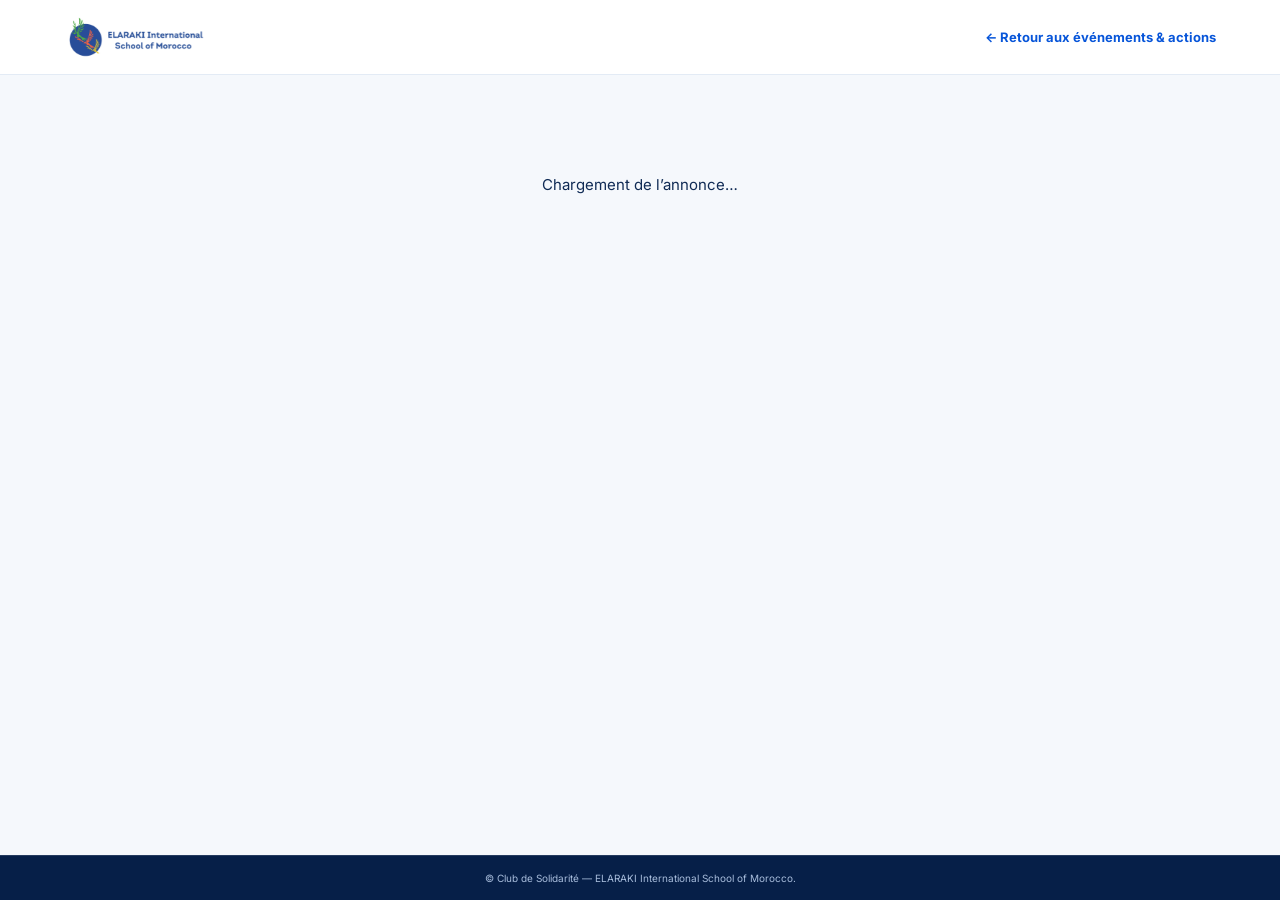
<file: annonce.html>
<!doctype html>
<html lang="fr"><head><meta charset="utf-8"><meta name="viewport" content="width=device-width,initial-scale=1"><meta name="theme-color" content="#052c68">
<title>Annonce — Club de Solidarité ELARAKI</title>
<link rel="icon" href="assets/branding/club-solidarite-logo.png">
<link rel="preconnect" href="https://fonts.googleapis.com"><link rel="preconnect" href="https://fonts.gstatic.com" crossorigin>
<link href="https://fonts.googleapis.com/css2?family=Inter:wght@400;500;600;700;800&display=swap" rel="stylesheet">
<link rel="stylesheet" href="assets/style.css"><link rel="stylesheet" href="assets/annonce.css">
</head>
<body class="annonce-page">
<header class="annonce-top"><a class="school-brand" href="index.html" aria-label="Accueil ELARAKI"><img src="assets/branding/elaraki-school-logo.png" alt="ELARAKI International School of Morocco"></a><a class="annonce-back" href="index.html#evenements">← Retour aux événements &amp; actions</a></header>
<main class="annonce-main"><article id="annonce" aria-live="polite"><div class="annonce-state">Chargement de l’annonce…</div></article></main>
<div class="lightbox" id="lightbox" hidden role="dialog" aria-modal="true" aria-label="Photo agrandie"><button type="button" class="lb-close" aria-label="Fermer">×</button><button type="button" class="lb-nav prev" aria-label="Photo précédente">‹</button><img alt=""><button type="button" class="lb-nav next" aria-label="Photo suivante">›</button><span class="lb-count"></span></div>
<footer class="site-footer"><div class="footer-bottom">© <span id="year"></span> Club de Solidarité — ELARAKI International School of Morocco.</div></footer>
<script src="assets/config.js"></script><script type="module" src="assets/annonce.js"></script>
</body></html>
</file>
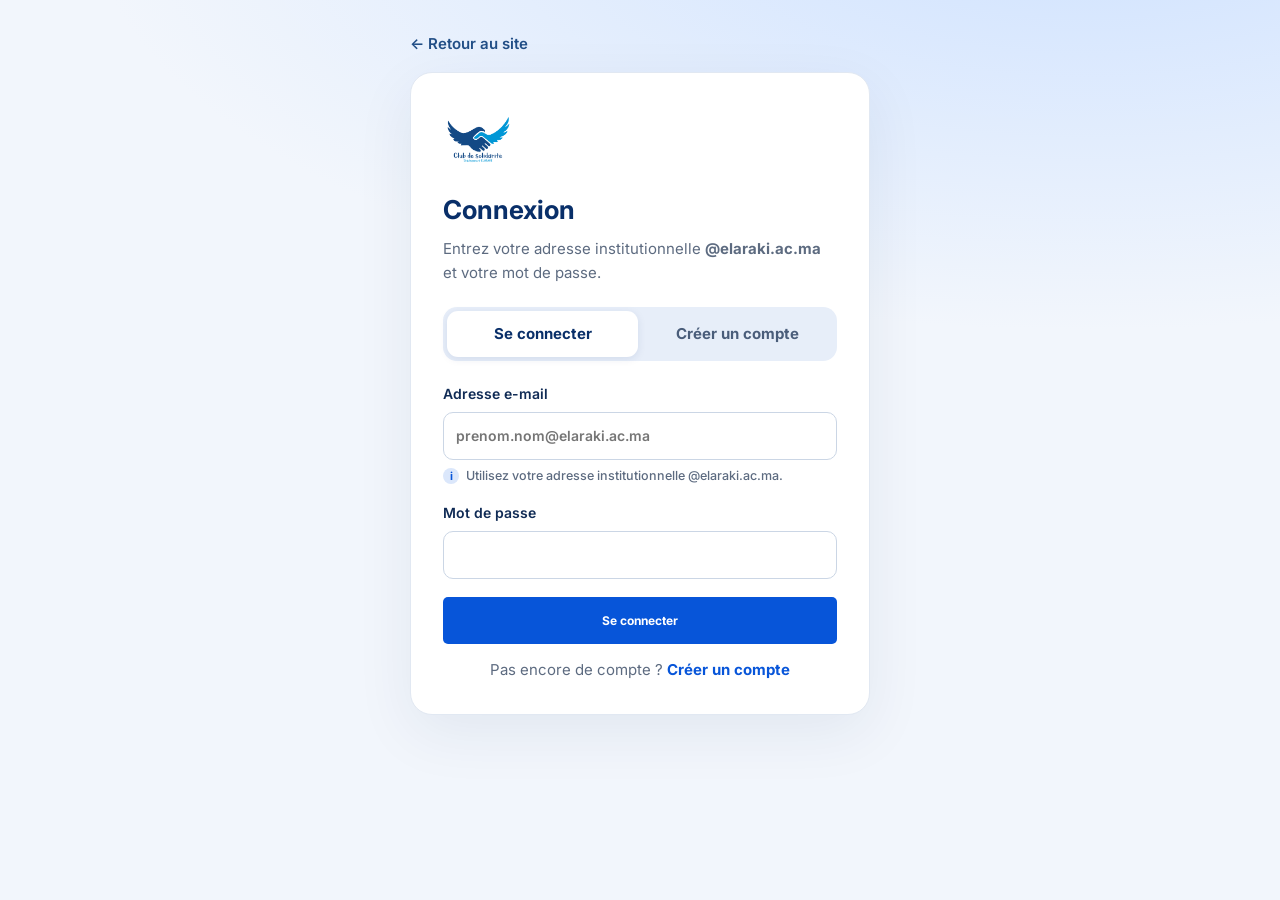
<file: login.html>
<!doctype html><html lang="fr"><head><meta charset="utf-8"><meta name="viewport" content="width=device-width,initial-scale=1"><meta name="theme-color" content="#052c68"><title>Connexion élève — Club de Solidarité ELARAKI</title><link rel="icon" href="assets/branding/club-solidarite-logo.png"><link rel="preconnect" href="https://fonts.googleapis.com"><link rel="preconnect" href="https://fonts.gstatic.com" crossorigin><link href="https://fonts.googleapis.com/css2?family=Inter:wght@400;500;600;700;800&display=swap" rel="stylesheet"><link rel="stylesheet" href="assets/style.css"><link rel="stylesheet" href="assets/account.css"></head>
<body class="account-page"><main class="account-shell narrow"><a href="index.html" class="back-link">← Retour au site</a>
<section class="account-card"><img class="account-logo" src="assets/branding/club-solidarite-logo.png" alt="Club de Solidarité">
<h1>Connexion</h1><p>Entrez votre adresse institutionnelle <strong>@elaraki.ac.ma</strong> et votre mot de passe.</p>
<div class="account-switch-tabs"><span>Se connecter</span><a href="register.html">Créer un compte</a></div>
<form id="studentLoginForm"><div class="account-fields single"><label>Adresse e-mail<input name="email" type="email" required autocomplete="username" placeholder="prenom.nom@elaraki.ac.ma" aria-describedby="emailHint"><small class="field-hint" id="emailHint">Utilisez votre adresse institutionnelle @elaraki.ac.ma.</small></label><label>Mot de passe<input name="password" type="password" required autocomplete="current-password"></label></div>
<button class="button button-primary" type="submit">Se connecter</button><p id="accountStatus" class="account-status" role="status"></p></form>
<p class="account-switch">Pas encore de compte ? <a href="register.html">Créer un compte</a></p></section></main>
<script src="assets/config.js"></script><script type="module" src="assets/public-auth.js"></script></body></html>
</file>
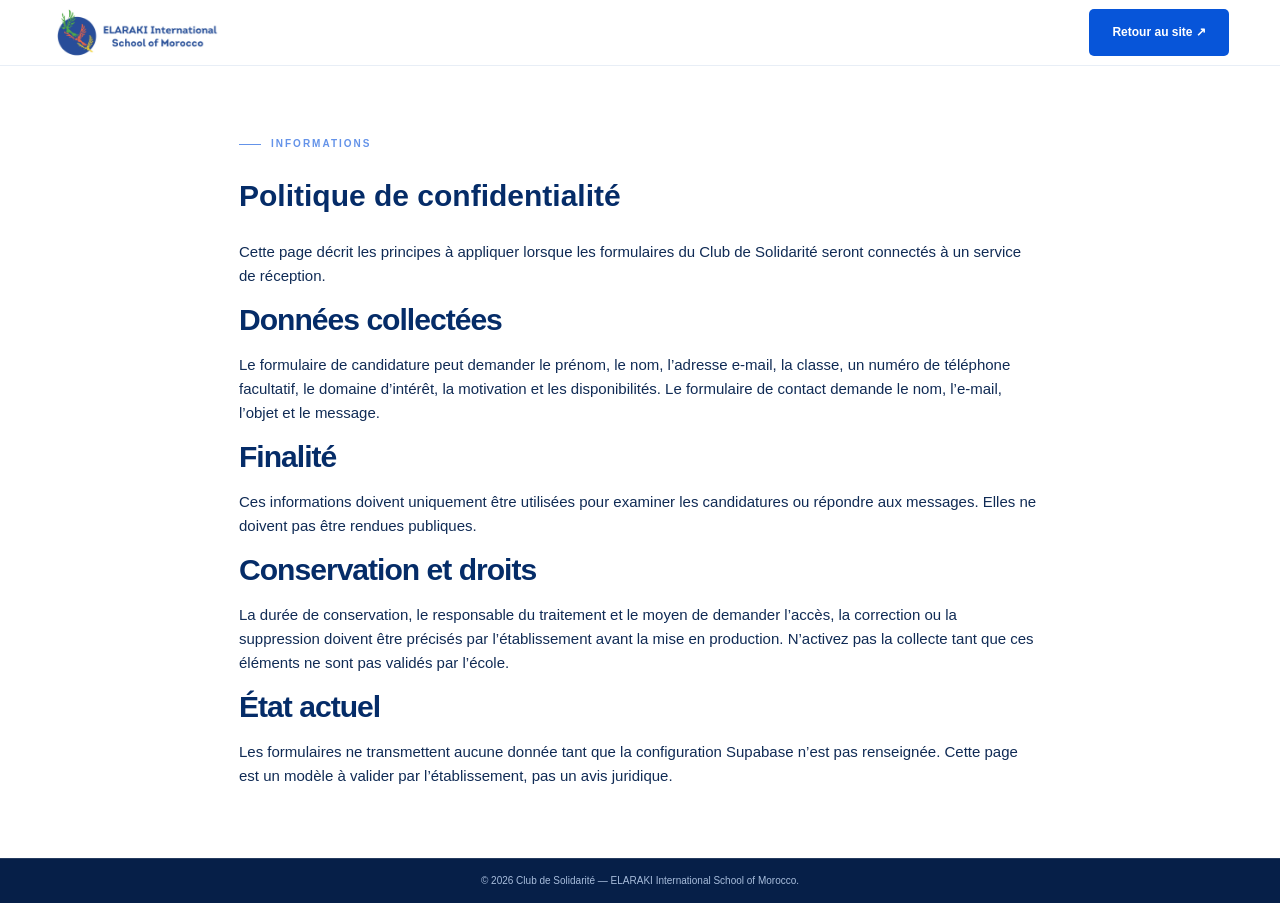
<file: privacy.html>
<!doctype html><html lang="fr"><head><meta charset="utf-8"><meta name="viewport" content="width=device-width,initial-scale=1"><title>Confidentialité — Club de Solidarité</title><link rel="stylesheet" href="assets/style.css"></head><body><header class="site-header"><a class="school-brand" href="index.html"><img src="assets/branding/elaraki-school-logo.png" alt="ELARAKI International School of Morocco"></a><a class="button button-primary" href="index.html">Retour au site ↗</a></header><main class="privacy-page"><div class="eyebrow"><span></span> INFORMATIONS</div><h1>Politique de confidentialité</h1><p>Cette page décrit les principes à appliquer lorsque les formulaires du Club de Solidarité seront connectés à un service de réception.</p><h2>Données collectées</h2><p>Le formulaire de candidature peut demander le prénom, le nom, l’adresse e-mail, la classe, un numéro de téléphone facultatif, le domaine d’intérêt, la motivation et les disponibilités. Le formulaire de contact demande le nom, l’e-mail, l’objet et le message.</p><h2>Finalité</h2><p>Ces informations doivent uniquement être utilisées pour examiner les candidatures ou répondre aux messages. Elles ne doivent pas être rendues publiques.</p><h2>Conservation et droits</h2><p>La durée de conservation, le responsable du traitement et le moyen de demander l’accès, la correction ou la suppression doivent être précisés par l’établissement avant la mise en production. N’activez pas la collecte tant que ces éléments ne sont pas validés par l’école.</p><h2>État actuel</h2><p>Les formulaires ne transmettent aucune donnée tant que la configuration Supabase n’est pas renseignée. Cette page est un modèle à valider par l’établissement, pas un avis juridique.</p></main><footer class="site-footer"><div class="footer-bottom">© <span id="year"></span> Club de Solidarité — ELARAKI International School of Morocco.</div></footer><script>document.getElementById('year').textContent=new Date().getFullYear()</script></body></html>
</file>
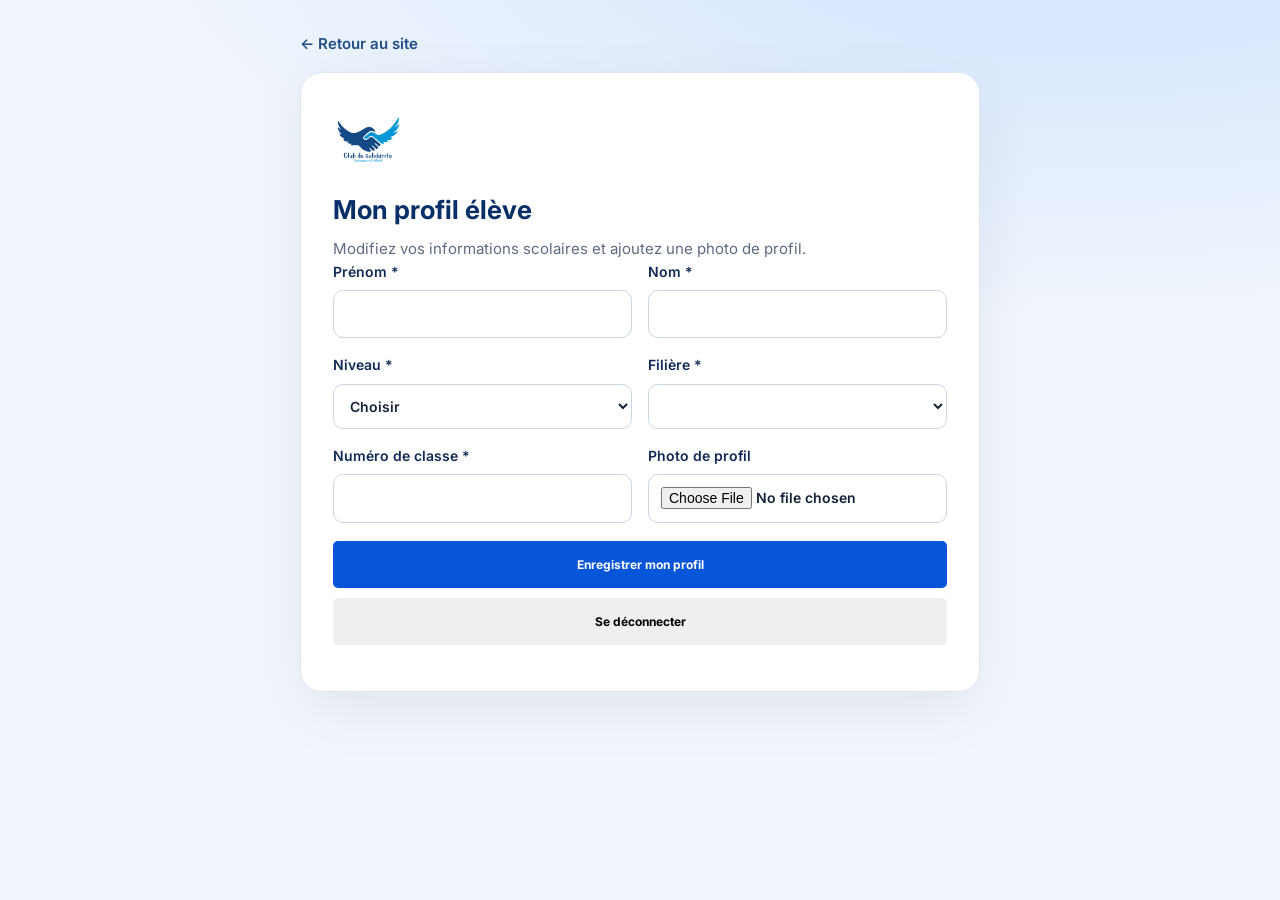
<file: profile.html>
<!doctype html><html lang="fr"><head><meta charset="utf-8"><meta name="viewport" content="width=device-width,initial-scale=1"><title>Mon profil — Club Solidarité</title><link rel="preconnect" href="https://fonts.googleapis.com"><link href="https://fonts.googleapis.com/css2?family=Inter:wght@400;500;600;700;800&display=swap" rel="stylesheet"><link rel="stylesheet" href="assets/style.css"><link rel="stylesheet" href="assets/account.css"></head><body class="account-page"><main class="account-shell"><a href="index.html" class="back-link">← Retour au site</a><section class="account-card"><img class="account-logo" src="assets/branding/club-solidarite-logo.png" alt=""><h1>Mon profil élève</h1><p>Modifiez vos informations scolaires et ajoutez une photo de profil.</p><form id="profileForm"><div class="account-fields"><label>Prénom *<input name="first_name" required></label><label>Nom *<input name="last_name" required></label><label>Niveau *<select name="grade_level" required><option value="">Choisir</option><option>Tronc Commun</option><option>1 Bac</option><option>2 Bac</option></select></label><label>Filière *<select name="track" required></select></label><label>Numéro de classe *<input name="class_number" required></label><label>Photo de profil<input name="avatar" type="file" accept="image/png,image/jpeg,image/webp"></label></div><div id="currentAvatar"></div><button class="button button-primary" type="submit">Enregistrer mon profil</button><button class="button button-outline-dark" type="button" id="profileLogout">Se déconnecter</button><p id="profileStatus" class="account-status" role="status"></p></form><div id="applicationCard" class="app-status-card" hidden></div></section></main><script src="assets/config.js"></script><script type="module" src="assets/profile.js"></script></body></html>
</file>
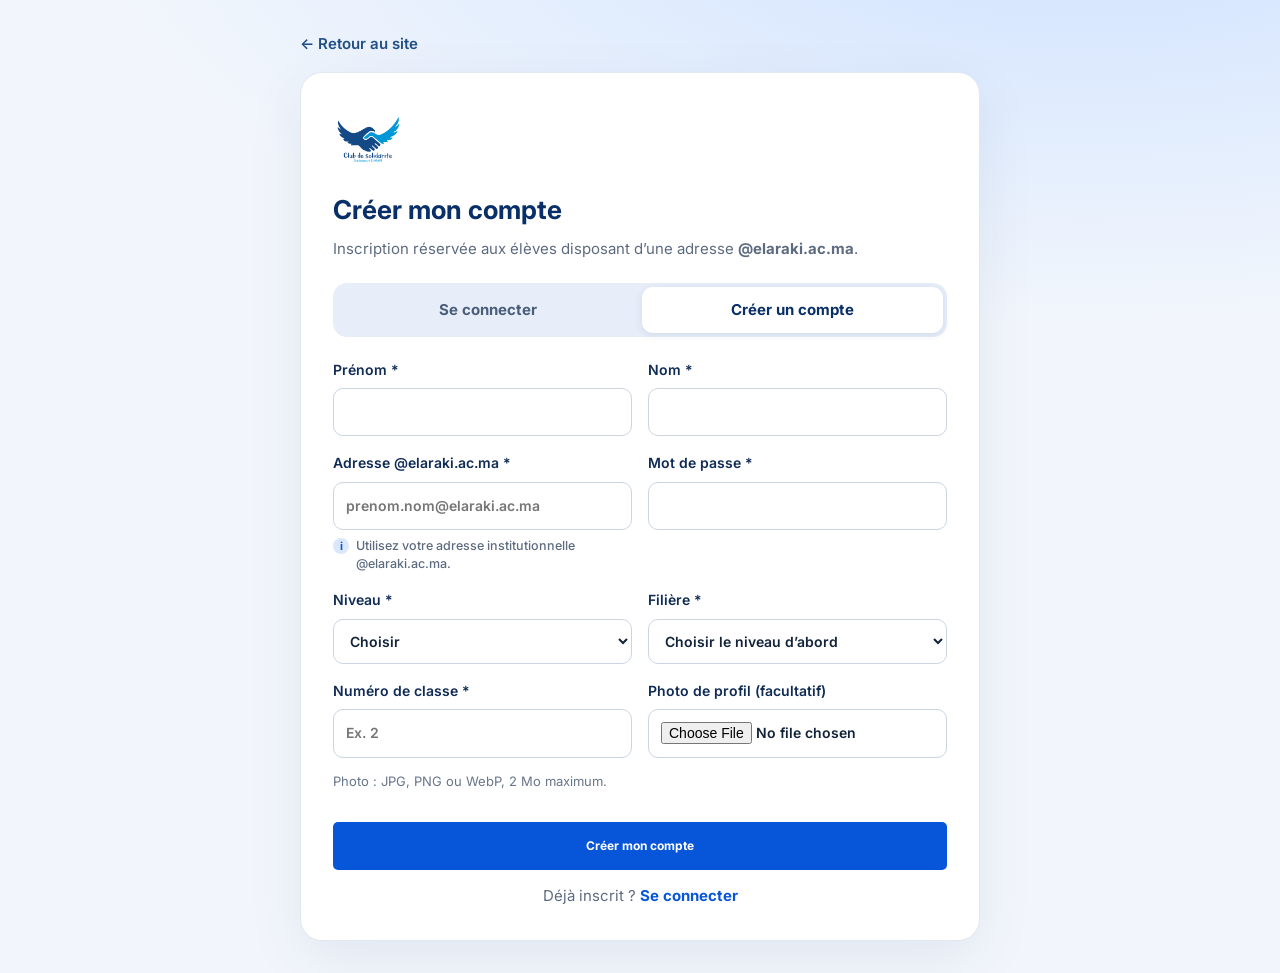
<file: register.html>
<!doctype html><html lang="fr"><head><meta charset="utf-8"><meta name="viewport" content="width=device-width,initial-scale=1"><meta name="theme-color" content="#052c68"><title>Créer un compte — Club de Solidarité ELARAKI</title><link rel="icon" href="assets/branding/club-solidarite-logo.png"><link rel="preconnect" href="https://fonts.googleapis.com"><link rel="preconnect" href="https://fonts.gstatic.com" crossorigin><link href="https://fonts.googleapis.com/css2?family=Inter:wght@400;500;600;700;800&display=swap" rel="stylesheet"><link rel="stylesheet" href="assets/style.css"><link rel="stylesheet" href="assets/account.css"></head>
<body class="account-page"><main class="account-shell"><a href="index.html" class="back-link">← Retour au site</a>
<section class="account-card"><img class="account-logo" src="assets/branding/club-solidarite-logo.png" alt="Club de Solidarité">
<h1>Créer mon compte</h1><p>Inscription réservée aux élèves disposant d’une adresse <strong>@elaraki.ac.ma</strong>.</p>
<div class="account-switch-tabs"><a href="login.html">Se connecter</a><span>Créer un compte</span></div>
<form id="registerForm"><div class="account-fields"><label>Prénom *<input name="first_name" required maxlength="80" autocomplete="given-name"></label><label>Nom *<input name="last_name" required maxlength="80" autocomplete="family-name"></label><label>Adresse @elaraki.ac.ma *<input name="email" type="email" required placeholder="prenom.nom@elaraki.ac.ma" autocomplete="email" aria-describedby="emailHint"><small class="field-hint" id="emailHint">Utilisez votre adresse institutionnelle @elaraki.ac.ma.</small></label><label>Mot de passe *<input name="password" type="password" required minlength="8" autocomplete="new-password"></label><label>Niveau *<select name="grade_level" required><option value="">Choisir</option><option>Tronc Commun</option><option>1 Bac</option><option>2 Bac</option></select></label><label>Filière *<select name="track" required><option value="">Choisir le niveau d’abord</option></select></label><label>Numéro de classe *<input name="class_number" required maxlength="20" placeholder="Ex. 2"></label><label>Photo de profil (facultatif)<input name="avatar" type="file" accept="image/png,image/jpeg,image/webp"></label></div>
<p class="account-help">Photo : JPG, PNG ou WebP, 2 Mo maximum.</p>
<button class="button button-primary" type="submit">Créer mon compte</button><p id="accountStatus" class="account-status" role="status"></p></form>
<p class="account-switch">Déjà inscrit ? <a href="login.html">Se connecter</a></p></section></main>
<script src="assets/config.js"></script><script type="module" src="assets/public-auth.js"></script></body></html>
</file>
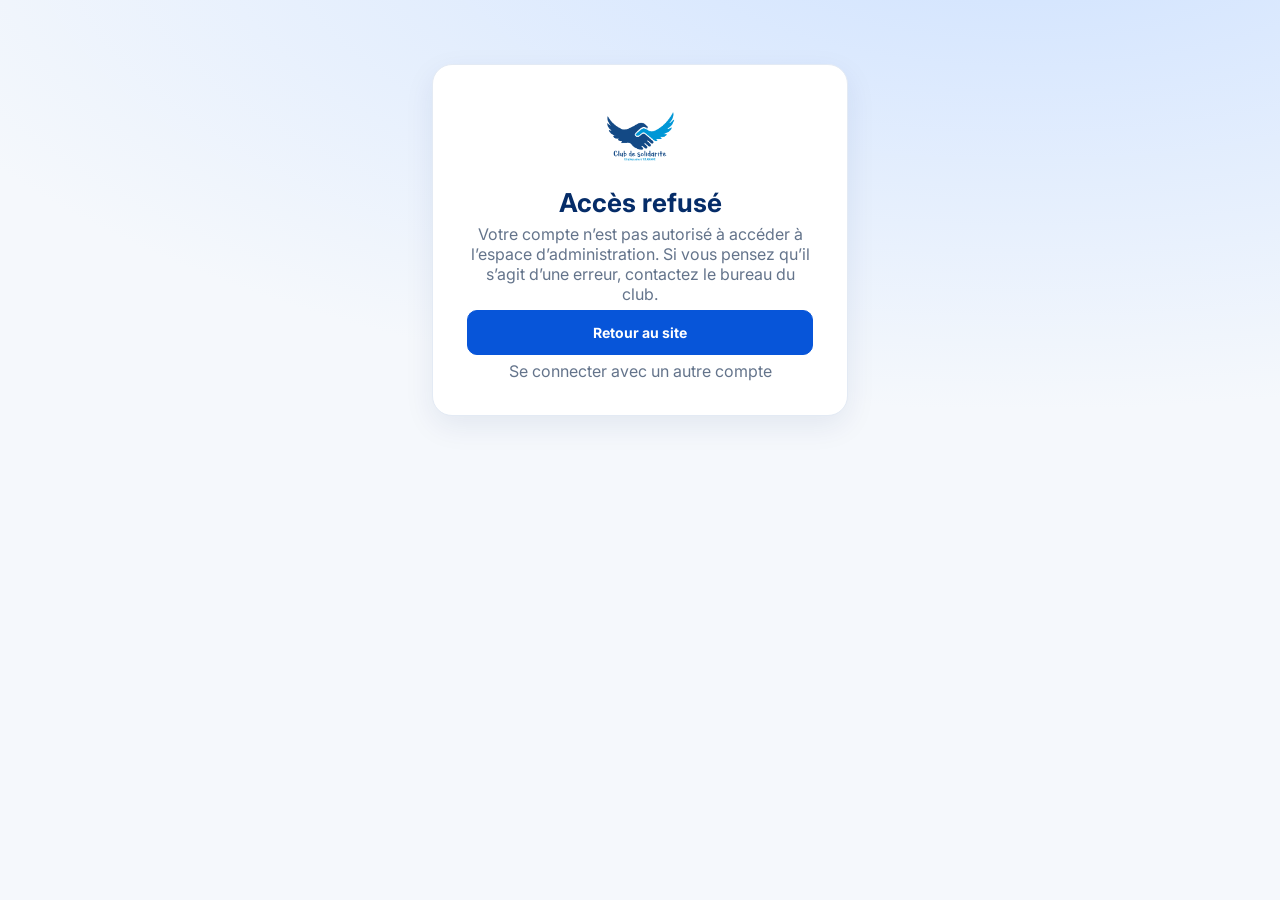
<file: admin/denied.html>
<!doctype html><html lang="fr"><head><meta charset="utf-8"><meta name="viewport" content="width=device-width,initial-scale=1"><meta name="theme-color" content="#052c68"><meta name="robots" content="noindex">
<title>Accès refusé — Administration | Club de Solidarité</title><link rel="icon" href="../assets/branding/club-solidarite-logo.png">
<link href="https://fonts.googleapis.com/css2?family=Inter:wght@400;500;600;700;800&display=swap" rel="stylesheet"><link rel="stylesheet" href="admin.css"></head>
<body class="admin-login"><main class="login-shell"><section class="login-card"><img src="../assets/branding/club-solidarite-logo.png" alt="Club de Solidarité"><h1>Accès refusé</h1>
<p id="msg">Votre compte n’est pas autorisé à accéder à l’espace d’administration. Si vous pensez qu’il s’agit d’une erreur, contactez le bureau du club.</p>
<p><a class="btn" href="../index.html">Retour au site</a></p><p><a href="login.html">Se connecter avec un autre compte</a></p></section></main>
<script>if(location.search.indexOf('setup')>-1)document.getElementById('msg').textContent='La vérification des autorisations a échoué. Si vous êtes administrateur, vérifiez que la migration Supabase v3 a bien été exécutée.';</script></body></html>
</file>
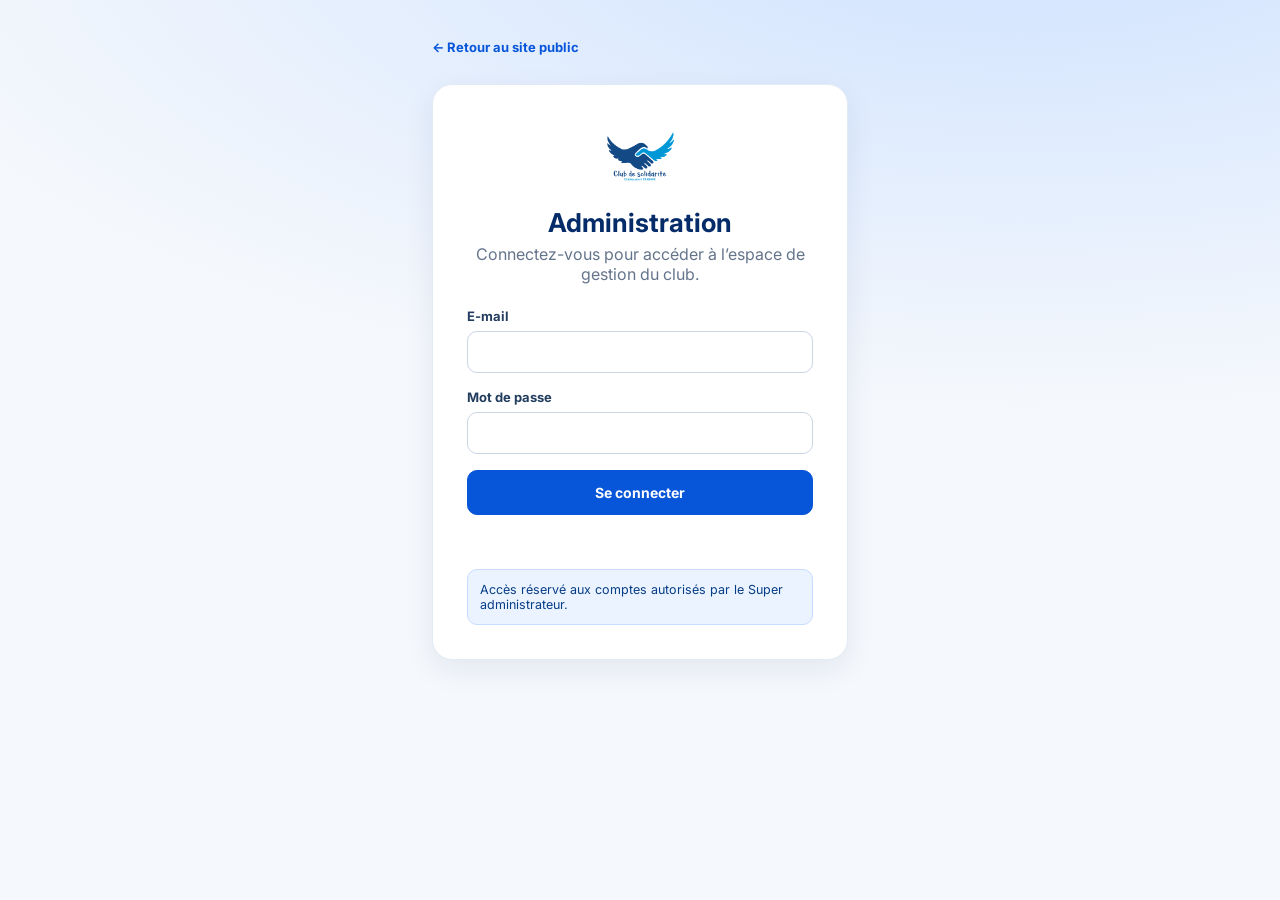
<file: admin/login.html>
<!doctype html><html lang="fr"><head><meta charset="utf-8"><meta name="viewport" content="width=device-width,initial-scale=1"><meta name="theme-color" content="#052c68"><title>Connexion — Administration | Club de Solidarité</title>
<link rel="icon" href="../assets/branding/club-solidarite-logo.png">
<link rel="preconnect" href="https://fonts.googleapis.com"><link rel="preconnect" href="https://fonts.gstatic.com" crossorigin><link href="https://fonts.googleapis.com/css2?family=Inter:wght@400;500;600;700;800&display=swap" rel="stylesheet">
<link rel="stylesheet" href="admin.css"></head>
<body class="admin-login"><main class="login-shell"><a href="../index.html" class="back-link">← Retour au site public</a>
<section class="login-card"><img src="../assets/branding/club-solidarite-logo.png" alt="Club de Solidarité"><h1>Administration</h1><p>Connectez-vous pour accéder à l’espace de gestion du club.</p>
<form id="loginForm"><label>E-mail<input type="email" name="email" required autocomplete="username"></label><label>Mot de passe<input type="password" name="password" required autocomplete="current-password"></label><button class="btn" type="submit">Se connecter</button><p id="loginStatus" class="login-msg" role="status"></p></form>
<div class="config-notice" id="authNotice">Accès réservé aux comptes autorisés par le Super administrateur.</div></section></main>
<script src="../assets/config.js"></script><script type="module" src="auth-login.js"></script></body></html>
</file>
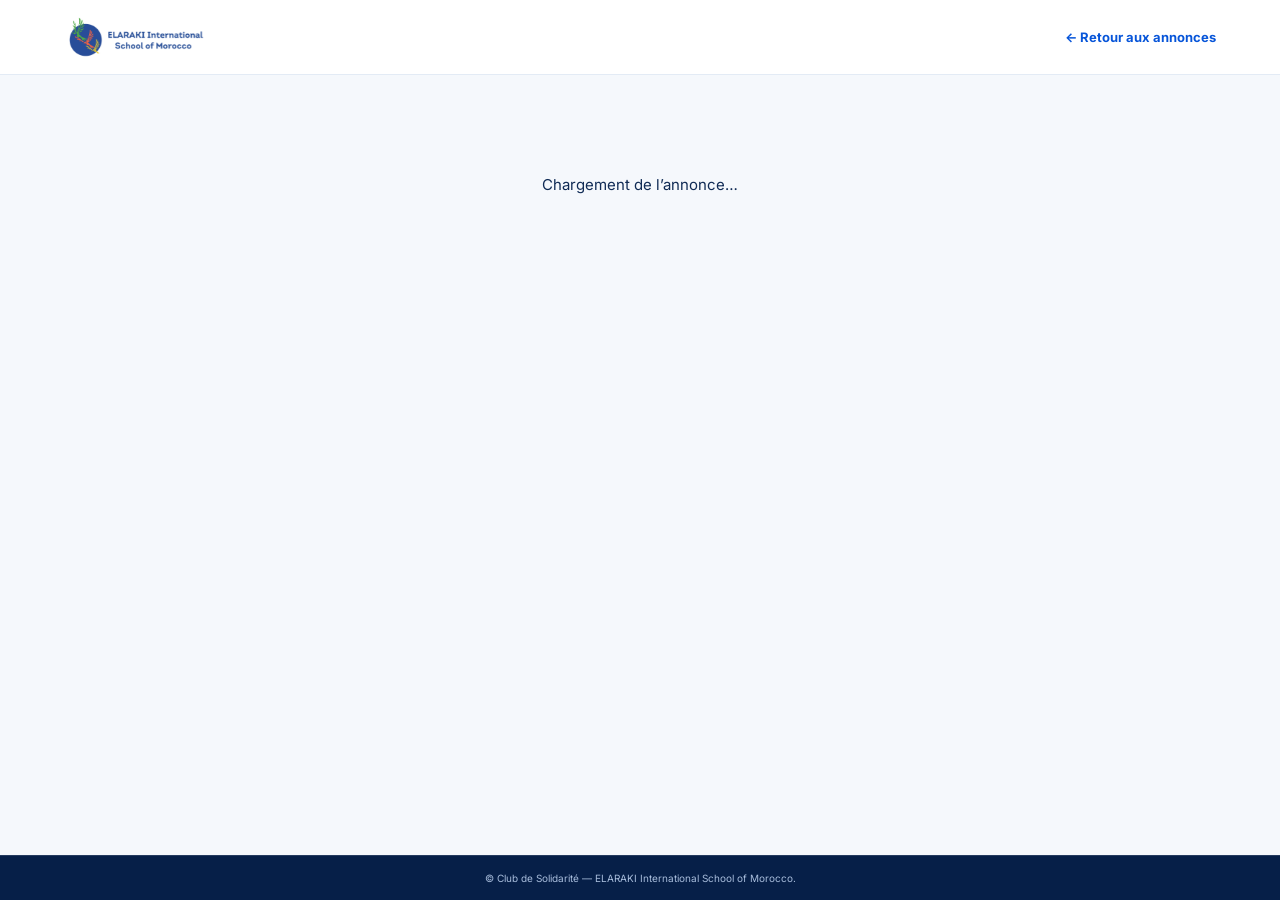
<file: club-solidarite-elaraki-v2/annonce.html>
<!doctype html>
<html lang="fr"><head><meta charset="utf-8"><meta name="viewport" content="width=device-width,initial-scale=1"><meta name="theme-color" content="#052c68">
<title>Annonce — Club de Solidarité ELARAKI</title>
<link rel="icon" href="assets/branding/club-solidarite-logo.png">
<link rel="preconnect" href="https://fonts.googleapis.com"><link rel="preconnect" href="https://fonts.gstatic.com" crossorigin>
<link href="https://fonts.googleapis.com/css2?family=Inter:wght@400;500;600;700;800&display=swap" rel="stylesheet">
<link rel="stylesheet" href="assets/style.css"><link rel="stylesheet" href="assets/annonce.css">
</head>
<body class="annonce-page">
<header class="annonce-top"><a class="school-brand" href="index.html" aria-label="Accueil ELARAKI"><img src="assets/branding/elaraki-school-logo.png" alt="ELARAKI International School of Morocco"></a><a class="annonce-back" href="index.html#evenements">← Retour aux annonces</a></header>
<main class="annonce-main"><article id="annonce" aria-live="polite"><div class="annonce-state">Chargement de l’annonce…</div></article></main>
<div class="lightbox" id="lightbox" hidden role="dialog" aria-modal="true" aria-label="Photo agrandie"><button type="button" class="lb-close" aria-label="Fermer">×</button><button type="button" class="lb-nav prev" aria-label="Photo précédente">‹</button><img alt=""><button type="button" class="lb-nav next" aria-label="Photo suivante">›</button><span class="lb-count"></span></div>
<footer class="site-footer"><div class="footer-bottom">© <span id="year"></span> Club de Solidarité — ELARAKI International School of Morocco.</div></footer>
<script src="assets/config.js"></script><script type="module" src="assets/annonce.js"></script>
</body></html>
</file>
<file: assets/style.css>
:root{--navy:#052c68;--blue:#073d87;--royal:#0755d9;--pale:#eaf3ff;--mist:#f5f8fc;--ink:#102b55;--muted:#64748b;--green:#16a34a;--orange:#f59e0b;--radius:14px;--shadow:0 14px 38px rgba(5,44,104,.09)}*{box-sizing:border-box}html{scroll-behavior:smooth;scroll-padding-top:88px}body{margin:0;font-family:Inter,Arial,sans-serif;color:var(--ink);background:#fff;font-size:15px;line-height:1.6}img{max-width:100%;display:block}a{color:inherit;text-decoration:none}button,input,select,textarea{font:inherit}button,a{-webkit-tap-highlight-color:transparent}.site-header{height:66px;padding:0 clamp(20px,4vw,64px);display:flex;align-items:center;justify-content:space-between;gap:24px;background:#fff;position:sticky;top:0;z-index:30;border-bottom:1px solid #e8eef6}.school-brand{display:flex;align-items:center;min-width:210px}.school-brand img{width:235px;max-height:55px;object-fit:contain;object-position:left center}.main-nav{display:flex;align-items:center;gap:clamp(14px,1.8vw,30px);font-size:12px;font-weight:600;white-space:nowrap}.main-nav>a:not(.button){height:66px;display:flex;align-items:center;position:relative}.main-nav>a:not(.button):after{content:"";height:2px;background:var(--royal);position:absolute;bottom:12px;left:0;right:100%;transition:right .2s}.main-nav>a:hover:after,.main-nav>a.active:after{right:0}.menu-toggle{display:none;border:0;background:transparent;color:var(--navy);font-size:25px}.button{display:inline-flex;align-items:center;justify-content:center;gap:13px;border:1px solid transparent;border-radius:5px;padding:13px 22px;font-size:12px;font-weight:700;transition:transform .2s,background .2s,box-shadow .2s;cursor:pointer;min-height:44px}.button:hover{transform:translateY(-2px);box-shadow:0 8px 20px #052c6825}.button-primary{background:var(--royal);color:white}.button-primary:hover{background:#0649bd}.button-outline{border-color:#fff;color:#fff;background:transparent}.button-white{background:white;color:var(--navy)}.nav-cta{padding:11px 17px;min-height:40px}.hero{min-height:470px;height:min(34.5vw,550px);position:relative;isolation:isolate;background:#0b376c url('branding/hero-background.webp') center 44%/cover no-repeat;color:#fff;display:flex;align-items:center;overflow:hidden}.hero:before{content:"";position:absolute;inset:0;background:linear-gradient(90deg,rgba(3,35,79,.97) 0%,rgba(5,44,104,.89) 34%,rgba(5,44,104,.45) 66%,rgba(5,44,104,.15) 100%);z-index:-1}.hero-shade{position:absolute;inset:0;background:linear-gradient(0deg,rgba(3,34,76,.3),transparent 50%);z-index:-1}.hero-content{width:min(100%,1440px);margin:auto;padding:50px clamp(28px,5.2vw,82px) 68px;position:relative;z-index:1}.eyebrow{display:flex;align-items:center;gap:10px;color:#6493e9;font-size:10px;letter-spacing:2px;font-weight:800;margin-bottom:13px}.eyebrow>span{display:inline-block;width:22px;height:1px;background:currentColor}.eyebrow-light{color:#dbeafe}.hero h1{font-size:clamp(48px,5.1vw,72px);line-height:.98;letter-spacing:-3.2px;margin:0 0 18px;font-weight:800}.motto{font-size:clamp(16px,1.35vw,20px);font-weight:600;line-height:1.5;margin:0 0 10px;max-width:580px}.hero-subtitle{font-size:13px;max-width:450px;color:#e2eaf6;margin:0 0 24px}.hero-actions{display:flex;gap:11px;flex-wrap:wrap}.hero-side-note{position:absolute;right:3%;top:48%;writing-mode:vertical-rl;font-size:8px;letter-spacing:3px;color:#ffffffad;font-weight:700}.impact-bar{background:#062f6b;color:white;display:grid;grid-template-columns:repeat(4,1fr);padding:17px clamp(28px,5.5vw,90px) 20px;position:relative;gap:0}.impact-item{display:flex;align-items:center;justify-content:center;gap:14px;min-height:48px;border-right:1px solid #ffffff24}.impact-item:last-of-type{border:0}.impact-icon{font-size:25px;line-height:1;color:#fff}.impact-item strong{display:block;font-size:22px;line-height:1.15}.impact-item small{display:block;color:#d6e5fb;font-size:10px;margin-top:4px}.stats-note{position:absolute;right:12px;bottom:0;font-size:8px;color:#d6e5fb88;margin:0}.section-wrap{max-width:1320px;margin:auto;padding-left:clamp(24px,5vw,80px);padding-right:clamp(24px,5vw,80px)}.mission{padding-top:52px;padding-bottom:50px;display:grid;grid-template-columns:1fr 1fr;align-items:center;gap:clamp(35px,6vw,90px)}h2{font-size:clamp(27px,2.35vw,36px);line-height:1.16;letter-spacing:-1px;margin:0 0 14px;color:var(--navy)}.mission-copy p{font-size:13px;line-height:1.7;color:#526987;max-width:470px;margin:0 0 16px}.mission-photo{height:245px;position:relative;border-radius:9px;overflow:hidden;box-shadow:var(--shadow)}.mission-photo img{width:100%;height:100%;object-fit:cover}.photo-label{position:absolute;right:0;bottom:0;background:rgba(5,44,104,.94);color:white;padding:13px 20px;border-radius:8px 0 0 0;font-size:11px;line-height:1.35;font-weight:600;display:flex;align-items:center;gap:10px}.photo-label span{font-size:20px}.domains{background:linear-gradient(130deg,#eff6ff,#e7f1ff);padding:34px 0 48px}.centered{text-align:center}.centered .eyebrow{justify-content:center}.section-heading h2{margin-bottom:10px}.domain-grid{display:grid;grid-template-columns:repeat(4,1fr);gap:15px;margin-top:22px}.domain-card{background:#fff;border:1px solid #edf2f9;border-radius:10px;padding:18px 19px 22px;min-height:155px;position:relative;transition:transform .2s,box-shadow .2s}.domain-card:hover{transform:translateY(-4px);box-shadow:var(--shadow)}.domain-icon{display:block;color:var(--royal);font-size:25px;font-weight:800;line-height:1.1;margin-bottom:9px}.domain-card h3{font-size:13px;margin:0 0 5px;color:var(--navy)}.domain-card p{font-size:11px;line-height:1.5;color:#60728e;margin:0;max-width:220px}.card-arrow{position:absolute;right:14px;bottom:10px;color:var(--royal);font-size:17px}.projects{padding-top:66px;padding-bottom:68px}.section-heading{display:flex;justify-content:space-between;align-items:end;gap:24px;margin-bottom:23px}.text-link{font-size:12px;font-weight:700;color:var(--royal);white-space:nowrap}.text-link span{margin-left:8px}.project-feature{height:340px;border-radius:12px;overflow:hidden;position:relative;background:var(--navy)}.project-feature:after{content:"";position:absolute;inset:0;background:linear-gradient(90deg,#052c68ed,#052c6870 55%,transparent)}.project-feature>img{width:100%;height:100%;object-fit:cover}.project-overlay{position:absolute;z-index:1;left:clamp(24px,5vw,65px);top:50%;transform:translateY(-50%);max-width:440px;color:white}.tag{font-size:9px;letter-spacing:1.7px;font-weight:800;color:#d8e8ff}.project-overlay h3{font-size:clamp(25px,3vw,36px);line-height:1.15;margin:12px 0}.project-overlay p{font-size:13px;color:#e5efff;margin:0 0 20px}.events-section{background:var(--mist);padding:65px 0 68px}.section-intro{font-size:13px;color:var(--muted);margin:8px 0 0}.event-tools{display:flex;gap:10px;margin:22px 0 20px}.search-box{display:flex;align-items:center;gap:8px;background:white;border:1px solid #dbe5f2;border-radius:7px;padding:0 12px;flex:1;max-width:460px;color:#7b8da7}.search-box input{border:0;outline:0;width:100%;height:43px;color:var(--ink);background:transparent;font-size:12px}.event-tools select{min-width:150px;border:1px solid #dbe5f2;border-radius:7px;background:white;color:var(--ink);padding:0 12px;font-size:12px}.event-grid{display:grid;grid-template-columns:repeat(3,1fr);gap:19px}.event-card{background:white;border:1px solid #e7edf6;border-radius:10px;overflow:hidden;transition:transform .2s,box-shadow .2s}.event-card:hover{transform:translateY(-3px);box-shadow:var(--shadow)}.event-image{height:205px;position:relative;background:#dbeafe;overflow:hidden}.event-image img{width:100%;height:100%;object-fit:cover;transition:transform .35s}.event-card:hover .event-image img{transform:scale(1.01)}.event-category{position:absolute;top:13px;left:13px;background:white;color:var(--blue);font-size:9px;letter-spacing:.6px;font-weight:800;border-radius:4px;padding:6px 8px}.event-content{padding:18px}.event-date{font-size:10px;color:var(--royal);font-weight:800;text-transform:uppercase;letter-spacing:.7px}.event-content h3{font-size:17px;line-height:1.3;margin:7px 0 8px;color:var(--navy)}.event-content p{font-size:12px;line-height:1.6;color:#60728e;margin:0 0 14px;display:-webkit-box;-webkit-line-clamp:3;-webkit-box-orient:vertical;overflow:hidden}.event-content button{border:0;background:none;color:var(--royal);font-size:11px;font-weight:800;padding:0;cursor:pointer}.archive-note{font-size:10px;color:#71839d;margin-top:20px}.empty-state{padding:35px;text-align:center;color:var(--muted)}.join-section{background:#052c68;min-height:310px;color:white;position:relative;isolation:isolate;display:flex;align-items:center;overflow:hidden}.join-bg{position:absolute;inset:0;background:linear-gradient(90deg,#052c68f5,#052c68d9 65%,#052c6880),url('events/2022-iftar-solidaire/01-278573513_10224325629421484_2823121452570116615_n.jpg') center/cover;z-index:-1}.join-inner{padding:55px clamp(28px,8vw,120px);max-width:900px}.join-inner h2{font-size:clamp(30px,4vw,45px);color:white}.join-inner p{font-size:13px;color:#dbeafe;max-width:500px;margin:0 0 22px}.join-logo{position:absolute;right:8%;width:190px;max-height:140px;object-fit:contain;opacity:.9;filter:drop-shadow(0 6px 15px #00183d55)}.volunteer{padding-top:75px;padding-bottom:75px;display:grid;grid-template-columns:.8fr 1.2fr;gap:clamp(30px,6vw,90px);align-items:start}.volunteer-intro{padding-top:20px}.volunteer-intro p{color:var(--muted);font-size:14px}.volunteer-intro ul{padding-left:18px;color:#526987;font-size:13px;line-height:2}.form-card{border:1px solid #e3ebf5;border-radius:12px;box-shadow:var(--shadow);padding:clamp(20px,3vw,34px)}.form-card h3{font-size:20px;margin:0;color:var(--navy)}.form-hint,.privacy-hint{font-size:10px;color:#71839d}.form-grid{display:grid;grid-template-columns:1fr 1fr;gap:15px;margin:22px 0}.form-grid label,.contact-form label{display:flex;flex-direction:column;gap:6px;font-size:11px;font-weight:700;color:#344b6c}.form-grid input,.form-grid select,.form-grid textarea,.contact-form input,.contact-form textarea{width:100%;min-width:0;border:1px solid #dce5f0;border-radius:6px;background:#fff;padding:11px 12px;color:var(--ink);outline:0;font-size:12px;font-weight:400}.form-grid input:focus,.form-grid select:focus,.form-grid textarea:focus,.contact-form input:focus,.contact-form textarea:focus{border-color:var(--royal);box-shadow:0 0 0 3px #0755d91c}.form-grid .full{grid-column:1/-1}.optional{font-weight:400;color:#8190a6}.consent{display:flex!important;flex-direction:row!important;align-items:flex-start;gap:9px!important;font-weight:500!important}.consent input{width:15px;min-width:15px;margin-top:3px;accent-color:var(--royal)}.consent span{font-size:10px;line-height:1.5}.form-status{font-size:12px;font-weight:600;color:var(--blue)}.contact-section{background:#eff6ff;padding:64px 0}.contact-inner{display:grid;grid-template-columns:1fr 1fr;gap:70px}.contact-inner>div p{color:var(--muted);font-size:13px;max-width:390px}.contact-form{background:white;border-radius:12px;padding:24px;display:grid;gap:13px}.about-strip{padding:35px 0}.about-inner{display:flex;align-items:center;gap:35px}.about-inner>img{width:150px;max-height:120px;object-fit:contain}.about-inner p{font-size:12px;color:#526987;margin:0 0 10px}.about-inner blockquote{margin:0;font-size:12px;font-weight:700;color:var(--navy)}.about-inner cite{font-style:normal;color:var(--muted);font-weight:500}.site-footer{background:#061f48;color:#d8e5f8}.footer-main{max-width:1320px;margin:auto;padding:35px clamp(24px,5vw,80px);display:flex;align-items:center;gap:35px}.footer-main>img{width:190px;max-height:70px;object-fit:contain;object-position:left;background:#fff;border-radius:4px;padding:5px}.footer-main strong{font-size:14px;color:white}.footer-main p{font-size:11px;max-width:270px;margin:4px 0}.footer-links{margin-left:auto;display:flex;flex-wrap:wrap;gap:15px;font-size:10px}.footer-links a:hover{color:white}.footer-bottom{border-top:1px solid #ffffff20;padding:14px 20px;text-align:center;font-size:10px;color:#a8bddc}.modal{display:none;position:fixed;inset:0;z-index:100;align-items:center;justify-content:center;padding:24px}.modal.open{display:flex}.modal-backdrop{position:absolute;inset:0;background:#031b3bdd}.modal-panel{position:relative;background:#fff;border-radius:12px;width:min(900px,100%);max-height:90vh;overflow:auto;box-shadow:0 30px 100px #00132d66}.modal-close{position:absolute;top:10px;right:12px;z-index:2;border:0;background:#fff;border-radius:50%;width:36px;height:36px;font-size:25px;cursor:pointer;box-shadow:0 2px 8px #0002}.modal-panel>img{width:100%;height:min(42vh,360px);object-fit:cover;background:#dbeafe}.modal-body{padding:25px}.modal-body h2{font-size:27px}.modal-body>p:not(.eyebrow){font-size:13px;color:#526987}.modal-gallery{display:grid;grid-template-columns:repeat(4,1fr);gap:8px;margin-top:20px}.modal-gallery img{height:95px;width:100%;object-fit:cover;border-radius:5px;cursor:pointer}.modal-gallery img:hover{outline:3px solid var(--royal)}.modal-meta{font-size:10px}.privacy-page{max-width:850px;margin:70px auto;padding:0 24px}.privacy-page h1{color:var(--navy)}@media(max-width:1050px){.main-nav{gap:12px;font-size:11px}.school-brand{min-width:170px}.school-brand img{width:190px}.hero{height:500px}.hero-content{padding-left:5vw}.hero h1{font-size:62px}.mission{gap:35px}.domain-grid{grid-template-columns:repeat(2,1fr)}.event-grid{grid-template-columns:repeat(2,1fr)}.join-logo{right:4%;width:145px}}@media(max-width:760px){html{scroll-padding-top:70px}.site-header{height:64px;padding:0 18px}.school-brand{min-width:0}.school-brand img{width:195px;max-height:48px}.menu-toggle{display:block}.main-nav{display:none;position:absolute;top:64px;left:0;right:0;background:white;padding:10px 20px 20px;box-shadow:0 15px 25px #052c681c;align-items:stretch;gap:0;flex-direction:column;white-space:normal}.main-nav.open{display:flex}.main-nav>a:not(.button){height:auto;padding:13px 0;font-size:13px;border-bottom:1px solid #edf2f9}.main-nav>a:not(.button):after{display:none}.nav-cta{margin-top:12px}.hero{height:auto;min-height:540px;background-position:58% center}.hero:before{background:linear-gradient(90deg,rgba(3,35,79,.94),rgba(5,44,104,.75) 65%,rgba(5,44,104,.35))}.hero-content{padding:66px 25px 48px}.hero h1{font-size:58px;letter-spacing:-2.5px}.motto{font-size:16px}.desktop-break{display:none}.hero-subtitle{font-size:12px;max-width:330px}.hero-side-note{display:none}.impact-bar{grid-template-columns:1fr 1fr;padding:14px 20px 25px;gap:10px 0}.impact-item{justify-content:flex-start;padding:8px 10px;border-right:1px solid #ffffff22}.impact-item:nth-child(3){border-right:0}.impact-item strong{font-size:20px}.impact-item small{font-size:9px}.stats-note{right:8px;font-size:7px}.mission{grid-template-columns:1fr;padding-top:43px;padding-bottom:43px;gap:24px}.mission h2{font-size:30px}.mission-photo{height:230px;grid-row:1}.domains{padding:38px 0}.section-wrap{padding-left:22px;padding-right:22px}.section-heading{align-items:flex-start;flex-direction:column;gap:8px}.section-heading h2{font-size:28px}.domain-grid{gap:10px;margin-top:20px}.domain-card{padding:15px 14px 22px;min-height:165px}.domain-card h3{font-size:12px}.domain-card p{font-size:10px}.projects{padding-top:45px;padding-bottom:45px}.project-feature{height:390px}.project-feature:after{background:linear-gradient(90deg,#052c68eb,#052c6880 80%)}.project-overlay{left:23px;right:20px}.project-overlay h3{font-size:30px}.events-section{padding:45px 0}.event-tools{flex-wrap:wrap}.search-box{max-width:none;flex-basis:100%}.event-tools select{flex:1;min-width:0;height:42px}.event-grid{grid-template-columns:1fr;gap:15px}.event-image{height:225px}.event-content h3{font-size:18px}.join-section{min-height:350px}.join-inner{padding:48px 24px;position:relative;z-index:1}.join-inner h2{font-size:34px}.join-logo{width:95px;right:16px;bottom:18px;opacity:.45}.volunteer{grid-template-columns:1fr;padding-top:48px;padding-bottom:48px;gap:25px}.volunteer-intro{padding-top:0}.form-card{padding:20px 16px}.form-grid{grid-template-columns:1fr;gap:13px}.form-grid .full{grid-column:auto}.contact-section{padding:45px 0}.contact-inner{grid-template-columns:1fr;gap:20px}.about-inner{align-items:flex-start;gap:20px}.about-inner>img{width:95px}.footer-main{align-items:flex-start;flex-direction:column;gap:18px}.footer-main>img{width:175px}.footer-links{margin-left:0;gap:12px 18px}.modal{padding:12px}.modal-panel{max-height:94vh}.modal-panel>img{height:240px}.modal-body{padding:19px}.modal-body h2{font-size:23px}.modal-gallery{grid-template-columns:repeat(3,1fr)}}@media(prefers-reduced-motion:reduce){*,*:before,*:after{scroll-behavior:auto!important;transition:none!important;animation:none!important}}

/* Image quality safeguards */
img{image-rendering:auto;-webkit-backface-visibility:hidden;backface-visibility:hidden}
.event-image{overflow:hidden;background:#eaf1f9}
.event-image img{transform:translateZ(0)}
@media (min-width:1200px){.hero{background-position:center 46%}}
@media (max-width:700px){.hero{background-position:62% center}.hero:before{background:linear-gradient(90deg,rgba(3,35,79,.94),rgba(5,44,104,.67) 68%,rgba(5,44,104,.38))}}


/* v2: real iconography, responsive event carousel and account entry */
.impact-icon svg,.domain-icon svg,.account-strip svg{width:24px;height:24px;stroke:currentColor;stroke-width:1.8}
.event-carousel-controls{display:grid;grid-template-columns:44px minmax(0,1fr) 44px;align-items:center;gap:12px}
.event-carousel-controls .event-grid{overflow:hidden;display:flex;gap:22px;scroll-behavior:smooth;scroll-snap-type:x mandatory;padding:4px 2px 18px}
.event-carousel-controls .event-card{flex:0 0 calc((100% - 44px)/3);scroll-snap-align:start}
.carousel-arrow{width:42px;height:42px;border:1px solid #d7e1ef;border-radius:50%;background:#fff;color:#123d78;display:grid;place-items:center;cursor:pointer;box-shadow:0 5px 18px #0c2e6010}
.carousel-arrow:hover{background:#0b4da8;color:white}
.carousel-arrow svg{width:22px;height:22px}
.event-carousel-controls .event-grid::-webkit-scrollbar{display:none}
.account-strip{display:flex;align-items:center;gap:22px;justify-content:space-between;padding-top:38px;padding-bottom:38px;background:#f3f7fd;border-radius:18px;margin-top:36px;margin-bottom:36px}
.account-strip>div{max-width:610px}.account-strip h2{margin:10px 0}.account-strip p{margin:0;color:#58677d}.account-strip .button{white-space:nowrap}
@media(max-width:900px){.event-carousel-controls .event-card{flex:0 0 calc((100% - 22px)/2)}}
@media(max-width:600px){.event-carousel-controls{grid-template-columns:34px minmax(0,1fr) 34px;gap:6px}.carousel-arrow{width:32px;height:32px}.event-carousel-controls .event-card{flex:0 0 100%}.account-strip{display:grid;grid-template-columns:1fr;padding:24px}.account-strip .button{justify-self:start}}

.upcoming-announcement{display:inline-flex;gap:8px;align-items:center;max-width:680px;margin:10px 0 12px;padding:9px 13px;border:1px solid #ffffff55;border-radius:10px;background:#092b58b8;color:#fff;font-size:14px;line-height:1.45}.upcoming-announcement svg{width:18px;height:18px;flex-shrink:0}.published-projects{display:grid;grid-template-columns:repeat(auto-fit,minmax(220px,1fr));gap:18px;margin-top:22px}.published-project-card{border:1px solid #e1e8f2;border-radius:14px;overflow:hidden;background:white}.published-project-card img{width:100%;height:170px;object-fit:cover}.published-project-card div{padding:15px}.published-project-card h3{margin:0 0 8px}.published-project-card p{margin:0;color:#5c6b80}

/* Accès élève dans le header */
.header-account{display:inline-flex;align-items:center;justify-content:center;width:42px;height:42px;flex:0 0 42px;border:1px solid #d7e2f2;border-radius:50%;color:#052f70;background:#fff;transition:background .2s,color .2s}.header-account:hover{background:#0755d9;color:#fff}.header-account svg{width:20px;height:20px}.main-nav{gap:clamp(10px,1.3vw,20px)}@media(max-width:900px){.header-account{margin:8px 0}}

/* ===== v3 : icône utilisateur du header ===== */
.main-nav>a.header-account:not(.button){height:44px;width:auto;padding:0;display:inline-flex;align-items:center;gap:10px;border:0;background:none;color:var(--navy);flex:0 0 auto}
.main-nav>a.header-account:not(.button):after{content:none;display:none}
.header-account .ha-icon{width:42px;height:42px;border-radius:50%;display:inline-grid;place-items:center;border:2px solid var(--royal);background:#fff;color:var(--royal);overflow:hidden;font-weight:800;font-size:14px;transition:background .2s,color .2s,transform .15s;flex:0 0 42px}
.header-account .ha-icon svg{width:21px;height:21px}
.header-account .ha-icon img{width:100%;height:100%;object-fit:cover}
.header-account .ha-icon.initials{background:var(--royal);color:#fff}
.header-account:hover .ha-icon{background:var(--royal);color:#fff;transform:translateY(-1px)}
.header-account .ha-label{display:none;font-size:13px;font-weight:700}
@media(max-width:900px){
 .main-nav>a.header-account:not(.button){height:auto;padding:13px 0;border-bottom:0;order:-1;font-size:13px}
 .header-account .ha-label{display:inline}
 .header-account .ha-icon{width:38px;height:38px;flex-basis:38px}
}

/* ===== v3 : annonce du prochain événement (attire l'attention) ===== */
.hero{height:auto;padding:36px 0}
.upcoming-announcement{display:flex;align-items:center;gap:16px;width:fit-content;max-width:min(720px,100%);margin:14px 0 16px;padding:12px 14px 12px 12px;border:0;border-left:6px solid #f59e0b;border-radius:14px;background:#fff;color:var(--navy);box-shadow:0 18px 44px rgba(0,16,48,.4);line-height:1.35}
.upcoming-announcement[hidden]{display:none}
.ua-badge{display:inline-flex;align-items:center;gap:8px;flex:0 0 auto;padding:7px 12px;border-radius:99px;background:#fff4dc;color:#8a4b08;font-size:12px;font-weight:800;white-space:nowrap}
.ua-dot{width:9px;height:9px;border-radius:50%;background:#f59e0b;position:relative}
.ua-dot:after{content:"";position:absolute;inset:-4px;border-radius:50%;border:2px solid #f59e0b;animation:uaPulse 1.8s ease-out infinite}
@keyframes uaPulse{from{transform:scale(.6);opacity:.9}to{transform:scale(1.6);opacity:0}}
.ua-body{display:grid;gap:2px;min-width:0}
.ua-body strong{font-size:16px;font-weight:800;color:var(--navy);overflow-wrap:anywhere}
.ua-body span{font-size:13px;color:#4b5d78;overflow-wrap:anywhere}
.ua-cta{flex:0 0 auto;padding:9px 16px;border-radius:99px;background:var(--royal);color:#fff;font-size:13px;font-weight:700;white-space:nowrap}
.ua-cta:hover{background:#0646b3}
@media(max-width:700px){.upcoming-announcement{flex-wrap:wrap;gap:10px;width:100%}.ua-body{flex:1 1 100%;order:2}.ua-cta{order:3}}
@media(prefers-reduced-motion:reduce){.ua-dot:after{animation:none}}
</file>
<file: assets/annonce.css>
/* Page de détail d'une annonce */
.annonce-page{background:var(--mist);min-height:100vh;display:flex;flex-direction:column}
.annonce-top{display:flex;align-items:center;justify-content:space-between;gap:16px;padding:14px clamp(18px,5vw,80px);background:#fff;border-bottom:1px solid #e3ebf5}
.annonce-top .school-brand img{height:46px;width:auto}
.annonce-back{font-size:13px;font-weight:700;color:var(--royal)}
.annonce-main{flex:1;width:min(920px,100%);margin:0 auto;padding:28px clamp(16px,4vw,32px) 60px}
.annonce-cover{border-radius:18px;overflow:hidden;box-shadow:var(--shadow);background:#dfe8f5;max-height:460px}
.annonce-cover img{width:100%;height:100%;max-height:460px;object-fit:cover;display:block}
.annonce-head{margin:26px 0 18px}
.annonce-meta{display:flex;flex-wrap:wrap;gap:10px 16px;align-items:center;font-size:13px;color:#5c6f8c;font-weight:600}
.annonce-tag{background:#e2edff;color:var(--royal);padding:4px 11px;border-radius:99px;font-size:12px;font-weight:800}
.annonce-head h1{margin:12px 0 8px;font-size:clamp(26px,4vw,38px);line-height:1.2;color:var(--navy);overflow-wrap:anywhere}
.annonce-lead{font-size:17px;color:#41536f;margin:0 0 8px}
.annonce-pub{color:var(--muted)}
.annonce-body{background:#fff;border:1px solid #e3ebf5;border-radius:16px;padding:clamp(18px,3vw,30px);font-size:16px;line-height:1.75;color:#24385a}
.annonce-body:empty{display:none}.annonce-body p{margin:0 0 1em;overflow-wrap:anywhere}.annonce-body p:last-child{margin:0}
.annonce-gallery{margin-top:32px}.annonce-gallery h2{font-size:20px;color:var(--navy);margin:0 0 14px}
.gallery-grid{display:grid;grid-template-columns:repeat(auto-fill,minmax(210px,1fr));gap:12px}
.gallery-grid button{padding:0;border:0;border-radius:12px;overflow:hidden;background:#dfe8f5;aspect-ratio:4/3;cursor:zoom-in}
.gallery-grid img{width:100%;height:100%;object-fit:cover;display:block;transition:transform .25s}.gallery-grid button:hover img{transform:scale(1.05)}
.annonce-state{text-align:center;padding:70px 16px}.annonce-state h1{color:var(--navy);font-size:28px;margin:0 0 8px}.annonce-state p{color:var(--muted);margin:0 0 22px}
.lightbox{position:fixed;inset:0;z-index:100;background:#02122ccc;display:grid;place-items:center;padding:20px}.lightbox[hidden]{display:none}
.lightbox img{max-width:min(1100px,92vw);max-height:80vh;object-fit:contain;border-radius:8px;background:#000}
.lb-close,.lb-nav{position:absolute;border:0;background:#ffffff22;color:#fff;border-radius:50%;width:44px;height:44px;font-size:28px;line-height:1;cursor:pointer}
.lb-close{top:16px;right:16px}.lb-nav{top:50%;transform:translateY(-50%)}.lb-nav.prev{left:14px}.lb-nav.next{right:14px}.lb-nav[hidden]{display:none}
.lb-count{position:absolute;bottom:18px;left:0;right:0;text-align:center;color:#fff;font-size:13px}
@media(max-width:600px){.gallery-grid{grid-template-columns:1fr 1fr}.annonce-top .school-brand img{height:38px}}
.annonce-tag.live{background:#dcfce7;color:#15803d}.annonce-tag.past{background:#eef2f7;color:#64748b}
</file>
<file: assets/account.css>
/* Pages compte élève : connexion / inscription / profil */
.account-page{background:radial-gradient(1000px 420px at 85% -10%,#cfe2ff,transparent),#f2f6fc;min-height:100vh;padding:32px 16px}
.account-shell{max-width:680px;margin:auto}
.account-shell.narrow{max-width:460px}
.back-link{display:inline-block;margin-bottom:16px;color:#214e86;font-weight:600}
.account-card{background:#fff;border:1px solid #e1e8f2;border-radius:22px;padding:32px;box-shadow:0 18px 60px #102f5c12}
.account-logo{width:70px;height:70px;object-fit:contain;display:block}
.account-card h1{margin:14px 0 6px;color:#092f69;font-size:26px}
.account-card>p{color:#5d6b80;margin:0}
.account-switch-tabs{display:grid;grid-template-columns:1fr 1fr;gap:4px;background:#e7eef9;border-radius:14px;padding:4px;margin:22px 0}
.account-switch-tabs a,.account-switch-tabs span{text-align:center;padding:11px 8px;border-radius:11px;font-weight:700;color:#4a5d7a}
.account-switch-tabs span{background:#fff;color:#092f69;box-shadow:0 2px 8px #052c6818}
.account-fields{display:grid;grid-template-columns:1fr 1fr;gap:16px}
.account-fields.single{grid-template-columns:1fr}
.account-fields label{display:flex;flex-direction:column;gap:7px;font-size:14px;font-weight:600}
.account-fields input,.account-fields select{padding:12px;border:1px solid #cbd6e5;border-radius:10px;background:#fff;color:#13233a;font:inherit;min-width:0;width:100%}
.account-fields input:focus,.account-fields select:focus{outline:3px solid #0755d933;border-color:#0755d9}
.account-help{font-size:13px;color:#68768a}
.account-card form>.button{width:100%;margin-top:18px;justify-content:center}
.account-card form>.button+.button{margin-top:10px}
.account-status{margin:14px 0 0;padding:0;font-weight:600;font-size:14px}
.account-status.ok,.account-status.err{padding:11px 14px;border-radius:10px}
.account-status.ok{background:#dcfce7;color:#15803d}
.account-status.err{background:#fee2e2;color:#b91c1c}
.account-switch{text-align:center;color:#5d6b80;margin:18px 0 0}
.account-switch a{color:#0755d9;font-weight:700}
@media(max-width:600px){.account-card{padding:22px}.account-fields{grid-template-columns:1fr}}

/* ---- v3 : indication d'adresse institutionnelle rattachée au champ e-mail ---- */
.field-hint{display:flex;align-items:flex-start;gap:7px;font-size:12.5px;font-weight:500;line-height:1.45;color:#5d6b80}
.field-hint::before{content:"i";flex:0 0 16px;width:16px;height:16px;margin-top:1px;border-radius:50%;background:#dbe7fb;color:#0755d9;font:700 11px/16px Inter,system-ui,sans-serif;text-align:center}
.field-hint.is-error{color:#b91c1c;font-weight:600}
.field-hint.is-error::before{content:"!";background:#fee2e2;color:#b91c1c}
.account-fields input[aria-invalid="true"]{border-color:#dc2626;background:#fffafa}
.account-fields input[aria-invalid="true"]:focus{outline-color:#dc262633;border-color:#dc2626}
/* message d'état : bloc plein largeur, icône, espace réservé avant le lien du bas */
.account-status.ok,.account-status.err{display:flex;align-items:flex-start;gap:9px;margin:16px 0 4px;line-height:1.45}
.account-status.ok::before,.account-status.err::before{flex:0 0 18px;width:18px;height:18px;border-radius:50%;font:800 12px/18px Inter,system-ui,sans-serif;text-align:center;color:#fff;margin-top:1px}
.account-status.ok::before{content:"✓";background:#15803d}
.account-status.err::before{content:"!";background:#b91c1c}
.account-switch{margin-top:22px}

/* ---- v3 : suivi de candidature (profil) ---- */
.app-status-card{margin-top:26px;padding-top:22px;border-top:1px solid #e1e8f2}
.app-status-card h2{margin:0 0 10px;font-size:18px;color:#092f69}
.app-status-card p{margin:8px 0}
.app-status-card .button{margin-top:6px}
.app-chip{display:inline-flex;align-items:center;gap:6px;border-radius:99px;padding:4px 12px;font-size:13px;font-weight:800;background:#e7eef9;color:#214e86}
.app-chip.pending{background:#fef3c7;color:#92400e}
.app-chip.accepted{background:#dcfce7;color:#15803d}
.app-chip.rejected{background:#fee2e2;color:#b91c1c}
</file>
<file: admin/admin.css>
/* ===== Administration — Club de Solidarité (design v3) =====
   Couleurs identiques au site public (assets/style.css) */
:root{--navy:#052c68;--blue:#073d87;--royal:#0755d9;--pale:#eaf3ff;--mist:#f5f8fc;--ink:#102b55;--muted:#64748b;--line:#e3eaf4;
--ok:#15803d;--ok-bg:#dcfce7;--no:#b91c1c;--no-bg:#fee2e2;--wait:#8a4b08;--wait-bg:#f3e3d0;--info:#0755d9;--info-bg:#e3eeff;--grey:#475569;--grey-bg:#e8edf4;
--side:248px;--radius:14px;--shadow:0 10px 30px rgba(5,44,104,.08)}
*{box-sizing:border-box}
html,body{margin:0;min-height:100%}
body.admin-body{font-family:Inter,system-ui,Arial,sans-serif;background:var(--mist);color:var(--ink);font-size:14px;line-height:1.5;display:block}
button{font:inherit;cursor:pointer}
a{color:inherit;text-decoration:none}
svg{width:18px;height:18px;flex:0 0 auto}
[hidden]{display:none!important}

/* ---------- Sidebar ---------- */
.sidebar{position:fixed;inset:0 auto 0 0;width:var(--side);background:linear-gradient(180deg,var(--navy),var(--blue));color:#d8e8ff;padding:20px 14px;display:flex;flex-direction:column;z-index:60;transition:transform .25s}
.side-brand{display:flex;align-items:center;gap:11px;padding:2px 8px 20px;border-bottom:1px solid #ffffff26;color:#fff;font-weight:800;font-size:14px;line-height:1.2}
.side-brand img{width:42px;height:42px;object-fit:contain;background:#fff;border-radius:12px;padding:4px}
.side-brand small{display:block;font-size:10px;letter-spacing:.14em;color:#9fbfee;margin-top:3px;font-weight:700}
.sidebar nav{display:grid;gap:4px;margin-top:18px}
.sidebar nav a{display:flex;align-items:center;gap:12px;padding:11px 12px;border-radius:10px;font-size:14px;font-weight:600;color:#dce9ff;position:relative;transition:background .15s}
.sidebar nav a:hover{background:#ffffff14}
.sidebar nav a.selected{background:var(--royal);color:#fff;box-shadow:0 6px 16px #0755d955}
.sidebar nav a .badge{margin-left:auto;background:#f59e0b;color:#3b2200;border-radius:99px;font-size:11px;font-weight:800;padding:1px 8px;min-width:22px;text-align:center}
.logout{margin-top:auto;display:flex;align-items:center;gap:12px;padding:12px;border:0;border-radius:10px;background:#ffffff10;color:#ffc9c9;font-weight:700;width:100%;text-align:left}
.logout:hover{background:#ffffff1f}
.scrim{position:fixed;inset:0;background:#061b3b88;z-index:55}

/* ---------- Main (pleine largeur) ---------- */
.admin-main{margin-left:var(--side);width:calc(100% - var(--side));max-width:none;padding:0 clamp(18px,2.6vw,40px) 60px;min-height:100vh}
.admin-top{position:sticky;top:0;z-index:40;display:flex;align-items:center;gap:16px;margin:0 calc(-1*clamp(18px,2.6vw,40px)) 24px;padding:14px clamp(18px,2.6vw,40px);background:#f5f8fcee;backdrop-filter:blur(8px);border-bottom:1px solid var(--line)}
.admin-top .titles{flex:1;min-width:0}
.crumb{font-size:12px;color:var(--muted);font-weight:600}
.admin-top h1{margin:2px 0 0;font-size:24px;line-height:1.2;color:var(--navy);font-weight:800}
.menu-toggle{display:none;width:42px;height:42px;border:1px solid var(--line);border-radius:12px;background:#fff;color:var(--navy);align-items:center;justify-content:center}
.user-menu{position:relative}
.user-chip{display:flex;align-items:center;gap:10px;padding:5px 12px 5px 5px;border:1px solid var(--line);background:#fff;border-radius:99px;color:var(--navy);font-weight:700;font-size:13px}
.user-chip:hover{border-color:#b9cdea}
.avatar{width:34px;height:34px;border-radius:50%;background:var(--royal);color:#fff;display:inline-grid;place-items:center;font-weight:800;font-size:13px;flex:0 0 34px;letter-spacing:.02em}
.user-dd{position:absolute;right:0;top:calc(100% + 8px);min-width:230px;background:#fff;border:1px solid var(--line);border-radius:14px;box-shadow:0 18px 50px rgba(5,44,104,.18);padding:8px;z-index:70}
.user-dd .who{padding:8px 10px 10px;border-bottom:1px solid var(--line);margin-bottom:6px}
.user-dd .who strong{display:block;color:var(--navy)}.user-dd .who small{color:var(--muted)}
.user-dd button{display:flex;gap:10px;align-items:center;width:100%;padding:10px;border:0;background:none;border-radius:9px;font-weight:600;color:var(--ink);text-align:left}
.user-dd button:hover{background:var(--pale)}
.user-dd button.out{color:var(--no)}

.admin-view{display:grid;gap:22px;grid-template-columns:minmax(0,1fr);width:100%}
.admin-panel{background:#fff;border:1px solid var(--line);border-radius:var(--radius);padding:22px;box-shadow:var(--shadow)}
.panel-title{display:flex;align-items:center;justify-content:space-between;gap:12px;margin-bottom:16px;flex-wrap:wrap}
.panel-title h2{margin:0;font-size:17px;color:var(--navy);display:flex;align-items:center;gap:10px}
.panel-title h2 svg{color:var(--royal)}
.admin-help{color:var(--muted);margin:0 0 16px;font-size:13.5px}
.admin-empty{padding:34px 12px;text-align:center;color:var(--muted);background:var(--mist);border-radius:12px;border:1px dashed #cfdbec}

/* ---------- Buttons ---------- */
.btn{display:inline-flex;align-items:center;justify-content:center;gap:8px;border:1px solid var(--royal);background:var(--royal);color:#fff;border-radius:10px;padding:10px 16px;font-weight:700;font-size:14px;transition:background .15s,transform .05s}
.btn:hover{background:#0646b3}.btn:active{transform:translateY(1px)}
.btn.ghost{background:#fff;color:var(--royal);border-color:#c6d6ee}.btn.ghost:hover{background:var(--pale)}
.btn.good{background:var(--ok);border-color:var(--ok)}.btn.good:hover{background:#116a32}
.btn.bad{background:#fff;color:var(--no);border-color:#f2c1c1}.btn.bad:hover{background:var(--no-bg)}
.btn.sm{padding:7px 12px;font-size:13px;border-radius:9px}
.btn:disabled,.icon-btn:disabled{opacity:.6;cursor:wait}
.btn.loading::after,.icon-btn.loading::after{content:"";width:14px;height:14px;border:2px solid currentColor;border-right-color:transparent;border-radius:50%;animation:spin .7s linear infinite}
.icon-btn{display:inline-flex;align-items:center;justify-content:center;gap:6px;width:36px;height:36px;border:1px solid #d3dff0;background:#fff;border-radius:10px;color:var(--royal)}
.icon-btn:hover{background:var(--pale)}
.icon-btn.danger{color:var(--no);border-color:#f2c1c1}.icon-btn.danger:hover{background:var(--no-bg)}
.icon-btn.loading svg{display:none}
@keyframes spin{to{transform:rotate(360deg)}}

/* ---------- Statuts ---------- */
.chip{display:inline-flex;align-items:center;gap:6px;border-radius:99px;padding:4px 11px;font-size:12px;font-weight:800;white-space:nowrap;line-height:1.4}
.chip::before{content:"";width:7px;height:7px;border-radius:50%;background:currentColor}
.chip.accepted,.chip.ongoing,.chip.published{background:var(--ok-bg);color:var(--ok)}
.chip.rejected{background:var(--no-bg);color:var(--no)}
.chip.pending,.chip.preparing{background:var(--wait-bg);color:var(--wait)}
.chip.completed{background:var(--info-bg);color:var(--info)}
.chip.draft,.chip.archived{background:var(--grey-bg);color:var(--grey)}

/* ---------- Stats ---------- */
.stat-grid{display:grid;grid-template-columns:repeat(4,minmax(0,1fr));gap:18px}
.stat{background:#fff;border:1px solid var(--line);border-radius:var(--radius);padding:20px;display:flex;align-items:center;gap:16px;box-shadow:var(--shadow);text-align:left;color:inherit}
.stat:hover{border-color:#b9cdea}
.stat-symbol{width:52px;height:52px;border-radius:14px;background:var(--info-bg);color:var(--royal);display:grid;place-items:center;flex:0 0 52px}
.stat-symbol svg{width:24px;height:24px}
.stat-symbol.wait{background:var(--wait-bg);color:var(--wait)}
.stat-symbol.ok{background:var(--ok-bg);color:var(--ok)}
.stat small{display:block;color:var(--muted);font-weight:600;font-size:13px}
.stat strong{display:block;font-size:30px;line-height:1.1;color:var(--navy);font-weight:800}

/* ---------- Lignes compactes (élèves) ---------- */
.rows{display:grid;gap:8px}
.row{display:flex;align-items:center;gap:12px;padding:8px 12px;border:1px solid var(--line);border-radius:12px;background:#fff;min-height:54px}
.row:hover{border-color:#bcd0ec;background:#fbfdff}
.row .avatar{width:36px;height:36px;flex-basis:36px}
.row .who{flex:1;min-width:0}
.row .who strong{display:block;color:var(--navy);font-size:14px;line-height:1.25;white-space:nowrap;overflow:hidden;text-overflow:ellipsis}
.row .who small{display:block;color:var(--muted);font-size:12.5px;white-space:nowrap;overflow:hidden;text-overflow:ellipsis}
.row .meta{color:var(--muted);font-size:12.5px;white-space:nowrap}
.row .acts{display:flex;gap:8px;align-items:center;flex-wrap:wrap;justify-content:flex-end}
.row.thumb img{width:44px;height:44px;border-radius:10px;object-fit:cover;background:var(--pale);flex:0 0 44px}
.member-row{min-height:50px}

/* ---------- Candidatures (aérées) ---------- */
.app-card{display:grid;grid-template-columns:auto minmax(0,1fr) auto;gap:6px 16px;align-items:center;padding:16px 18px;border:1px solid var(--line);border-radius:14px;background:#fff}
.app-card .avatar{grid-row:1/3;width:44px;height:44px;flex-basis:44px}
.app-card .head strong{font-size:15.5px;color:var(--navy)}
.app-card .head small{display:block;color:var(--muted);font-size:13px}
.app-card .status{justify-self:end}
.app-card .excerpt{grid-column:2/-1;margin:0;color:#4b5d78;font-size:13.5px;display:-webkit-box;-webkit-line-clamp:2;-webkit-box-orient:vertical;overflow:hidden}
.app-card .acts{grid-column:1/-1;display:flex;gap:10px;flex-wrap:wrap;justify-content:flex-end;padding-top:12px;margin-top:6px;border-top:1px solid #eef3fa}
.filters{display:flex;gap:8px;flex-wrap:wrap;margin-bottom:16px}
.filters button{border:1px solid var(--line);background:#fff;border-radius:99px;padding:7px 14px;font-weight:700;font-size:13px;color:var(--grey)}
.filters button.on{background:var(--navy);border-color:var(--navy);color:#fff}
.filters button b{opacity:.7;margin-left:4px}

/* ---------- Formulaires ---------- */
.admin-form{display:grid;grid-template-columns:repeat(2,minmax(0,1fr));gap:16px}
.admin-form label{display:flex;flex-direction:column;gap:7px;font-size:13px;font-weight:700;color:#233d5e}
.admin-form .wide{grid-column:1/-1}
.admin-form input,.admin-form select,.admin-form textarea,.chat-form input,.dlg input,.dlg textarea{border:1px solid #cbd6e5;border-radius:10px;padding:11px 12px;font:inherit;font-weight:500;background:#fff;color:var(--ink);min-width:0;width:100%}
.admin-form input:focus,.admin-form select:focus,.admin-form textarea:focus,.chat-form input:focus,.dlg input:focus,.dlg textarea:focus{outline:3px solid #0755d933;border-color:var(--royal)}
.admin-actions{display:flex;gap:10px;flex-wrap:wrap}
.form-msg{margin:0;font-weight:700;min-height:20px}
.form-msg.ok{color:var(--ok)}.form-msg.err{color:var(--no)}
.tabs{display:inline-flex;gap:4px;background:#e7eef9;border-radius:12px;padding:4px;margin-bottom:18px}
.tabs button{border:0;background:none;padding:9px 16px;border-radius:9px;font-weight:700;color:var(--grey);display:flex;gap:8px;align-items:center}
.tabs button.on{background:#fff;color:var(--navy);box-shadow:0 2px 8px #052c6818}

/* ---------- Chat ---------- */
.chat-messages{height:min(58vh,560px);overflow:auto;background:var(--mist);border-radius:12px;padding:16px;display:flex;flex-direction:column;gap:10px}
.chat-message{background:#fff;border:1px solid var(--line);border-radius:14px;padding:10px 14px;max-width:78%;align-self:flex-start}
.chat-message.mine{align-self:flex-end;background:var(--info-bg);border-color:#c8dcff}
.chat-message strong{font-size:13px;color:var(--navy)}
.chat-message p{margin:3px 0;white-space:pre-wrap;overflow-wrap:anywhere}
.chat-message small{color:var(--muted);font-size:11px}
.chat-form{display:flex;gap:10px;margin-top:12px}

/* ---------- Modales / dialogues ---------- */
.overlay{position:fixed;inset:0;background:#061b3bbb;z-index:100;display:grid;place-items:center;padding:18px;animation:fade .15s}
.dlg{background:#fff;border-radius:18px;width:min(560px,100%);max-height:90vh;overflow:auto;padding:26px;box-shadow:0 30px 90px #001c4455;animation:pop .18s}
.dlg.wide{width:min(720px,100%)}
.dlg h2{margin:0 0 6px;color:var(--navy);font-size:19px}
.dlg p{margin:0 0 14px;color:var(--muted)}
.dlg .acts{display:flex;gap:10px;justify-content:flex-end;margin-top:18px;flex-wrap:wrap}
.dlg .ico{width:48px;height:48px;border-radius:14px;display:grid;place-items:center;margin-bottom:12px}
.dlg .ico.bad{background:var(--no-bg);color:var(--no)}.dlg .ico.good{background:var(--ok-bg);color:var(--ok)}.dlg .ico.info{background:var(--info-bg);color:var(--royal)}
.dlg .ico svg{width:24px;height:24px}
.detail-list{display:grid;gap:0;margin:14px 0 0}
.detail-list section{padding:11px 0;border-bottom:1px solid #edf2f8}
.detail-list section:last-child{border:0}
.detail-list b{font-size:12px;color:var(--muted);font-weight:700;display:block}
.detail-list span{white-space:pre-wrap;color:var(--ink);overflow-wrap:anywhere}
@keyframes fade{from{opacity:0}}@keyframes pop{from{opacity:0;transform:translateY(10px) scale(.98)}}

/* ---------- Toasts (statuts d'action) ---------- */
#toasts{position:fixed;right:20px;bottom:20px;z-index:200;display:grid;gap:10px;width:min(380px,calc(100vw - 32px))}
.toast{display:flex;align-items:flex-start;gap:12px;background:#fff;border:1px solid var(--line);border-left:5px solid var(--royal);border-radius:12px;padding:13px 14px;box-shadow:0 16px 44px rgba(5,44,104,.22);animation:slide .22s}
.toast svg{margin-top:1px}
.toast.success{border-left-color:var(--ok)}.toast.success svg{color:var(--ok)}
.toast.error{border-left-color:var(--no)}.toast.error svg{color:var(--no)}
.toast.info svg{color:var(--royal)}
.toast strong{display:block;color:var(--navy);font-size:14px}
.toast span{color:var(--muted);font-size:13px}
.toast button{margin-left:auto;border:0;background:none;color:var(--muted);padding:0}
.toast.out{opacity:0;transform:translateX(20px);transition:.25s}
@keyframes slide{from{opacity:0;transform:translateX(24px)}}

/* connexion */
.skeleton{height:54px;border-radius:12px;background:linear-gradient(90deg,#edf2f9,#f7faff,#edf2f9);background-size:200% 100%;animation:sk 1.2s infinite}
@keyframes sk{to{background-position:-200% 0}}
.boot{position:fixed;inset:0;background:var(--mist);z-index:300;display:grid;place-items:center;color:var(--navy);font-weight:700}
.boot div{display:grid;gap:14px;justify-items:center}
.boot i{width:38px;height:38px;border:4px solid #c9daf5;border-top-color:var(--royal);border-radius:50%;animation:spin .8s linear infinite}

/* ---------- Responsive ---------- */
@media(max-width:1100px){.stat-grid{grid-template-columns:repeat(2,minmax(0,1fr))}}
@media(max-width:900px){
 .sidebar{transform:translateX(-100%)}.sidebar.open{transform:none}
 .admin-main{margin-left:0;width:100%}.menu-toggle{display:inline-flex}
 .user-chip span.nm{display:none}.user-chip{padding:5px}
}
@media(max-width:640px){
 .admin-form{grid-template-columns:1fr}.stat-grid{gap:10px}.stat{padding:14px;gap:12px}.stat strong{font-size:24px}.stat-symbol{width:42px;height:42px;flex-basis:42px}
 .admin-top h1{font-size:19px}.row .meta{display:none}.app-card{grid-template-columns:auto 1fr}.app-card .status{grid-column:2;justify-self:start}.app-card .excerpt{grid-column:1/-1}.app-card .acts{justify-content:stretch}.app-card .acts .btn{flex:1}
 .row{flex-wrap:wrap}.row .acts{width:100%;justify-content:flex-start}.chat-message{max-width:92%}
}
@media(prefers-reduced-motion:reduce){*{animation:none!important;transition:none!important}}

/* ---------- Page de connexion admin ---------- */
.admin-login{background:radial-gradient(1200px 500px at 80% -10%,#cfe2ff,transparent),var(--mist);min-height:100vh;font-family:Inter,system-ui,Arial,sans-serif}
.login-shell{max-width:460px;margin:0 auto;padding:36px 22px}
.back-link{font-size:13px;color:var(--royal);font-weight:700}
.login-card{margin-top:28px;background:#fff;border:1px solid var(--line);border-radius:20px;box-shadow:var(--shadow);padding:34px}
.login-card>img{width:76px;height:76px;object-fit:contain;display:block;margin:0 auto 12px}
.login-card h1{text-align:center;font-size:26px;margin:0;color:var(--navy)}
.login-card>p{text-align:center;color:var(--muted);margin:6px 0 0}
.login-card form{display:grid;gap:16px;margin-top:24px}
.login-card label{display:grid;gap:7px;font-size:13px;font-weight:700;color:#233d5e}
.login-card input{border:1px solid #cbd6e5;border-radius:10px;padding:12px;font:inherit}
.login-card input:focus{outline:3px solid #0755d933;border-color:var(--royal)}
.login-card .btn{width:100%;padding:13px}
.login-msg{min-height:20px;margin:0;font-weight:700;text-align:center;font-size:13px}
.config-notice{background:var(--pale);border:1px solid #c8dcff;color:var(--blue);border-radius:10px;padding:12px;font-size:12.5px;margin-top:18px}

/* ================= v3 : sécurité, bénévoles, gestion, équipe, annonces, chat ================= */
#adminNav [hidden],[data-need][hidden]{display:none!important}
.hint{font-weight:500;color:var(--muted);font-size:12px}
.toolbar{display:flex;flex-wrap:wrap;gap:10px;margin:4px 0 14px}
.toolbar input,.toolbar select,.inline-search{border:1px solid #cbd6e5;border-radius:10px;padding:9px 12px;font:inherit;font-size:14px;background:#fff;color:var(--ink);min-width:0}
.toolbar input[type=search]{flex:1 1 240px}.toolbar select{flex:0 1 190px}
.inline-search{min-width:180px}
.table-wrap{overflow-x:auto;border:1px solid var(--line);border-radius:12px;background:#fff}
.data-table{width:100%;border-collapse:collapse;font-size:13.5px;min-width:760px}
.data-table th{background:var(--mist,#f5f8fc);color:#41536f;font-weight:800;text-align:left;padding:11px 12px;font-size:12px;letter-spacing:.3px;text-transform:uppercase;border-bottom:1px solid var(--line);white-space:nowrap}
.data-table td{padding:10px 12px;border-bottom:1px solid #edf1f7;vertical-align:middle}
.data-table tr:last-child td{border-bottom:0}.data-table tbody tr:hover{background:#fbfdff}
.data-table .r{text-align:right;white-space:nowrap}.data-table td.r{display:table-cell}
.data-table .cell-name strong{display:block;color:var(--navy)}.data-table .cell-name small{color:var(--muted)}
.data-table .nowrap{white-space:nowrap}
.empty-cell{text-align:center;color:var(--muted);padding:28px!important}
.pager{display:flex;align-items:center;justify-content:space-between;gap:10px;margin-top:12px;font-size:13px;color:var(--muted);flex-wrap:wrap}
.pager .pg{display:flex;gap:6px}
.access-badge{display:inline-flex;align-items:center;gap:6px;padding:3px 10px;border-radius:99px;font-size:12px;font-weight:800;white-space:nowrap}
.access-badge.full{background:#e0e7ff;color:#3730a3}.access-badge.limited{background:#fef3c7;color:#92400e}.access-badge.none{background:#eef2f7;color:#64748b}
.role-chip{display:inline-block;padding:3px 10px;border-radius:8px;background:var(--pale,#eaf3ff);color:var(--navy);font-weight:700;font-size:12.5px}
.fn-list{display:flex;flex-wrap:wrap;gap:4px}.fn-list span{background:#f1f5f9;border-radius:6px;padding:2px 8px;font-size:12px}
/* annonces : médias */
.media-box{border:1px dashed #b9cbe6;border-radius:12px;padding:12px;background:#fafcff}
.media-head{display:flex;flex-wrap:wrap;gap:10px;align-items:center;justify-content:space-between}
.media-head input[type=file]{border:0;padding:0;width:auto;max-width:100%}
.media-grid{display:grid;grid-template-columns:repeat(auto-fill,minmax(110px,1fr));gap:10px;margin-top:10px}.media-grid:empty{display:none}
.media-item{position:relative;border-radius:10px;overflow:hidden;aspect-ratio:1;background:#e5edf8;border:1px solid var(--line)}
.media-item img{width:100%;height:100%;object-fit:cover;display:block}
.media-item .rm{position:absolute;top:5px;right:5px;width:26px;height:26px;border-radius:50%;border:0;background:#0b1f44cc;color:#fff;font-size:16px;line-height:1;cursor:pointer;display:grid;place-items:center}
.media-item .rm:hover{background:#b91c1c}
.media-item .tag{position:absolute;left:5px;bottom:5px;background:#0b1f44cc;color:#fff;font-size:10px;font-weight:700;padding:2px 7px;border-radius:99px}
.preview-ann{display:grid;gap:10px;text-align:left}.preview-ann img.cv{width:100%;max-height:240px;object-fit:cover;border-radius:12px}
.preview-ann h3{margin:0;font-size:22px;color:var(--navy)}.preview-ann .gal{display:grid;grid-template-columns:repeat(auto-fill,minmax(90px,1fr));gap:8px}.preview-ann .gal img{width:100%;aspect-ratio:1;object-fit:cover;border-radius:8px}
/* chat */
.chat-message .head{display:flex;align-items:baseline;justify-content:space-between;gap:10px}
.chat-message .meta{display:flex;align-items:center;gap:8px;flex-wrap:wrap}
.chat-message .edited{font-style:italic;color:var(--muted);font-size:11px}
.chat-message .msg-acts{display:flex;gap:2px;opacity:.55;transition:opacity .15s}.chat-message:hover .msg-acts,.chat-message:focus-within .msg-acts{opacity:1}
.chat-message .msg-acts button{border:0;background:none;color:var(--royal);font-size:12px;font-weight:700;cursor:pointer;padding:2px 6px;border-radius:6px}
.chat-message .msg-acts button:hover{background:#e7efff}.chat-message .msg-acts .del{color:var(--no)}.chat-message .msg-acts .del:hover{background:var(--no-bg)}
.chat-edit{display:grid;gap:8px;margin-top:6px}.chat-edit textarea{width:100%;border:1px solid #cbd6e5;border-radius:10px;padding:9px 11px;font:inherit;resize:vertical;min-width:260px}
.chat-edit .acts{display:flex;gap:8px;justify-content:flex-end}
.typing-indicator{min-height:22px;margin-top:8px;font-size:13px;color:var(--muted);font-style:italic;display:flex;align-items:center;gap:8px}
.typing-indicator[hidden]{display:none}
.typing-dots{display:inline-flex;gap:3px}.typing-dots i{width:5px;height:5px;border-radius:50%;background:#7b93b8;animation:tdot 1.2s infinite ease-in-out}.typing-dots i:nth-child(2){animation-delay:.15s}.typing-dots i:nth-child(3){animation-delay:.3s}
@keyframes tdot{0%,80%,100%{opacity:.25;transform:translateY(0)}40%{opacity:1;transform:translateY(-3px)}}
/* dialogue : formulaires internes */
.dlg .dlg-body .f-row{display:grid;gap:6px;margin-top:12px;text-align:left}.dlg .dlg-body .f-row label,.dlg .dlg-body .f-row>b{font-size:13px;font-weight:700;color:#233d5e}
.dlg .dlg-body select,.dlg .dlg-body input[type=text]{border:1px solid #cbd6e5;border-radius:10px;padding:10px 12px;font:inherit;width:100%;background:#fff}
.perm-grid{display:grid;grid-template-columns:1fr 1fr;gap:6px}
.perm-grid label{display:flex;align-items:center;gap:8px;padding:8px 10px;border:1px solid var(--line);border-radius:9px;font-size:13px;font-weight:600;cursor:pointer;background:#fff}
.perm-grid label.inherited{background:#f1f5f9;color:#64748b;cursor:default}.perm-grid label.locked{opacity:.55;cursor:not-allowed}
.perm-grid input{width:auto;accent-color:var(--royal)}
.audit-row{font-size:13px}.audit-row .who small{white-space:normal}
@media(max-width:700px){.perm-grid{grid-template-columns:1fr}.toolbar select{flex:1 1 100%}}

/* ================= v4 : tableau de bord, chat épinglé, audit, événements ================= */
.seg{display:inline-flex;background:#eef3fa;border-radius:10px;padding:3px;gap:2px;flex-wrap:wrap}.seg-wrap{margin:2px 0 14px}
.seg button{border:0;background:none;padding:7px 12px;border-radius:8px;font:inherit;font-size:13px;font-weight:700;color:#4b5f7f;cursor:pointer}
.seg button.on{background:#fff;color:var(--navy);box-shadow:0 1px 4px #0a2e6820}.seg button:hover:not(.on){color:var(--royal)}
.dash-head{display:flex;justify-content:space-between;align-items:flex-end;gap:14px;flex-wrap:wrap;margin-bottom:18px}
.dash-head h2{margin:0;font-size:26px;color:var(--navy)}.dash-head p{margin:4px 0 0}
.dash-tools{display:flex;gap:10px;align-items:center;flex-wrap:wrap}
.dash-stats{display:grid;grid-template-columns:repeat(auto-fill,minmax(230px,1fr));gap:14px;margin-bottom:18px}
.stat-card{position:relative;display:flex;gap:14px;align-items:flex-start;text-align:left;padding:18px;border:1px solid var(--line);border-radius:16px;background:#fff;cursor:pointer;font:inherit;overflow:hidden;transition:transform .18s,box-shadow .18s,border-color .18s}
.stat-card::after{content:"";position:absolute;right:-30px;top:-30px;width:110px;height:110px;border-radius:50%;background:var(--tint,#e8f0fe);opacity:.7}
.stat-card:hover{transform:translateY(-2px);box-shadow:0 12px 28px #0a2e6818;border-color:#c5d6f2}
.stat-card .stat-ico{position:relative;z-index:1;flex:0 0 44px;width:44px;height:44px;border-radius:12px;display:grid;place-items:center;background:var(--tint,#e8f0fe);color:var(--fg,#0755d9)}
.stat-card .stat-ico svg{width:22px;height:22px}
.stat-card>div{position:relative;z-index:1;display:grid;gap:3px;min-width:0}
.stat-card small{font-size:12px;font-weight:700;color:#64748b}
.stat-card strong{font-size:30px;line-height:1.1;color:var(--navy);font-weight:800}.stat-card strong .sep{color:#94a3b8;font-weight:400}
.stat-card em{font-style:normal;font-size:12px;color:#64748b}
.stat-card.blue{--tint:#e3edff;--fg:#0755d9}.stat-card.amber{--tint:#fef3c7;--fg:#b45309}.stat-card.green{--tint:#dcfce7;--fg:#15803d}.stat-card.red{--tint:#fee2e2;--fg:#b91c1c}.stat-card.sky{--tint:#e0f2fe;--fg:#0369a1}.stat-card.navy{--tint:#e0e7ff;--fg:#3730a3}
.delta{display:inline-block;width:fit-content;font-size:11.5px;font-weight:800;padding:2px 8px;border-radius:99px;background:#eef2f7;color:#64748b}
.delta.up{background:#dcfce7;color:#15803d}.delta.down{background:#fee2e2;color:#b91c1c}
.dash-charts{display:grid;grid-template-columns:repeat(2,minmax(0,1fr));gap:14px;margin-bottom:18px}
.dash-charts[hidden],.chart-card[hidden]{display:none}
.chart-card{margin:0}.chart-body svg{width:100%;height:auto;display:block;max-height:250px}
.chart-card .bar{transition:opacity .15s}.chart-card .bar:hover{opacity:.78}
.legend{display:flex;gap:16px;flex-wrap:wrap;font-size:12px;color:#64748b;margin-top:6px}.legend i{display:inline-block;width:10px;height:10px;border-radius:3px;margin-right:6px}
.donut-wrap{display:flex;align-items:center;gap:18px;flex-wrap:wrap;justify-content:center}.donut-wrap svg{width:170px;max-height:none}
.donut-legend{list-style:none;margin:0;padding:0;display:grid;gap:9px;flex:1 1 150px}.donut-legend li{display:flex;align-items:center;gap:8px;font-size:13.5px}.donut-legend i{width:11px;height:11px;border-radius:3px}.donut-legend span{flex:1}.donut-legend small{color:#64748b;width:42px;text-align:right}
.chart-empty{color:var(--muted);text-align:center;padding:30px 0}
.dash-cols{display:grid;grid-template-columns:3fr 2fr;gap:14px;margin-bottom:14px}.dash-cols>.admin-panel,.dash-side{margin:0;min-width:0}.dash-cols>.admin-panel[hidden]{display:none}
.dash-side{display:grid;gap:14px;align-content:start}.dash-side .admin-panel{margin:0}
.act-row .act-ico{flex:0 0 36px;width:36px;height:36px;border-radius:10px;display:grid;place-items:center;background:#e8f0fe;color:var(--royal)}
.act-row.ok .act-ico{background:#dcfce7;color:#15803d}.act-row.bad .act-ico{background:#fee2e2;color:#b91c1c}.act-row.wait .act-ico{background:#fef3c7;color:#b45309}
.act-ico svg{width:18px;height:18px}
.date-badge{flex:0 0 46px;display:grid;place-items:center;border-radius:12px;background:#e8f0fe;color:var(--navy);padding:5px 0;line-height:1.1}.date-badge b{font-size:18px}.date-badge small{font-size:10px;text-transform:uppercase;font-weight:800;color:var(--royal)}
.shortcuts{display:grid;gap:8px}.shortcut{display:flex;align-items:center;gap:10px;padding:11px 12px;border:1px solid var(--line);border-radius:12px;background:#fff;font:inherit;font-size:13.5px;font-weight:700;color:var(--navy);cursor:pointer;text-align:left}.shortcut:hover{border-color:var(--royal);background:#f5f9ff}.shortcut span{flex:1}.shortcut svg{width:18px;height:18px;color:var(--royal)}
.global-stats{margin:0;display:grid;gap:2px}.global-stats div{display:flex;justify-content:space-between;gap:10px;padding:8px 2px;border-bottom:1px dashed #e3ebf5;font-size:13.5px}.global-stats div:last-child{border:0}.global-stats dt{color:#64748b}.global-stats dd{margin:0;font-weight:800;color:var(--navy)}
@media(max-width:1000px){.dash-cols{grid-template-columns:1fr}.dash-charts{grid-template-columns:1fr}}
/* chat : épinglage, menu contextuel */
.msg-acts{position:relative;opacity:1!important}
.menu-btn{font-size:18px!important;line-height:1;padding:0 8px!important;color:#64748b!important}
.msg-menu{position:absolute;right:0;top:100%;z-index:20;min-width:200px;background:#fff;border:1px solid var(--line);border-radius:12px;box-shadow:0 14px 34px #0a2e6826;padding:6px;display:grid;gap:2px}
.msg-menu[hidden]{display:none}.msg-menu button{display:flex!important;align-items:center;gap:9px;width:100%;text-align:left;padding:9px 10px!important;border-radius:8px!important;font-size:13px!important;color:var(--navy)!important}
.msg-menu button svg{width:16px;height:16px}.msg-menu button:hover{background:#eef4ff!important}.msg-menu .del{color:var(--no)!important}.msg-menu .del:hover{background:var(--no-bg)!important}
.chat-message.pinned{border-left:4px solid var(--orange,#f59e0b);background:#fffbeb}.chat-message.flash{animation:flash 1.5s}
@keyframes flash{0%,60%{box-shadow:0 0 0 3px #f59e0b66}100%{box-shadow:none}}
.pin-ico{width:14px;height:14px;color:#d97706;vertical-align:-2px;fill:#fbbf24}
.pinned-box{border:1px solid #fde68a;background:#fffbeb;border-radius:14px;margin-bottom:12px;overflow:hidden}
.pinned-toggle{width:100%;display:flex;align-items:center;gap:8px;padding:10px 14px;border:0;background:none;font:inherit;font-weight:800;font-size:13.5px;color:#92400e;cursor:pointer}.pinned-toggle svg{width:16px;height:16px}.pinned-toggle svg:last-child{margin-left:auto}
.pinned-list{display:grid;gap:6px;padding:0 10px 10px;max-height:190px;overflow:auto}.pinned-list[hidden]{display:none}
.pinned-item{display:grid;gap:2px;text-align:left;border:1px solid #fde68a;background:#fff;border-radius:10px;padding:9px 12px;font:inherit;cursor:pointer}.pinned-item:hover{border-color:#f59e0b}.pinned-item strong{font-size:12.5px;color:var(--navy)}.pinned-item span{font-size:13.5px;overflow-wrap:anywhere}.pinned-item small{color:var(--muted)}
/* journal d'audit */
.audit-list{display:grid;gap:10px}
.audit-item{display:flex;gap:14px;padding:14px 16px;border:1px solid var(--line);border-radius:14px;background:#fff;border-left:4px solid #93b4e8}
.audit-item.ok{border-left-color:#22c55e}.audit-item.bad{border-left-color:#ef4444}.audit-item.wait{border-left-color:#f59e0b}
.audit-ico{flex:0 0 38px;width:38px;height:38px;border-radius:11px;display:grid;place-items:center;background:#e8f0fe;color:var(--royal)}
.audit-item.ok .audit-ico{background:#dcfce7;color:#15803d}.audit-item.bad .audit-ico{background:#fee2e2;color:#b91c1c}.audit-item.wait .audit-ico{background:#fef3c7;color:#b45309}
.audit-ico svg{width:19px;height:19px}.audit-main{flex:1;min-width:0}
.audit-main header{display:flex;align-items:center;gap:10px;flex-wrap:wrap;margin-bottom:6px}.audit-main header strong{font-size:15px;color:var(--navy)}
.audit-main dl{margin:0;display:grid;grid-template-columns:repeat(auto-fit,minmax(230px,1fr));gap:4px 22px}
.audit-main dl div{display:flex;gap:6px;font-size:13px;min-width:0}.audit-main dt{color:#64748b;white-space:nowrap}.audit-main dt::after{content:" :"}.audit-main dd{margin:0;font-weight:600;color:#1e3a5f;overflow-wrap:anywhere}
.data-table td.clip{max-width:260px;overflow:hidden;text-overflow:ellipsis;white-space:nowrap}
</file>
<file: club-solidarite-elaraki-v2/assets/style.css>
:root{--navy:#052c68;--blue:#073d87;--royal:#0755d9;--pale:#eaf3ff;--mist:#f5f8fc;--ink:#102b55;--muted:#64748b;--green:#16a34a;--orange:#f59e0b;--radius:14px;--shadow:0 14px 38px rgba(5,44,104,.09)}*{box-sizing:border-box}html{scroll-behavior:smooth;scroll-padding-top:88px}body{margin:0;font-family:Inter,Arial,sans-serif;color:var(--ink);background:#fff;font-size:15px;line-height:1.6}img{max-width:100%;display:block}a{color:inherit;text-decoration:none}button,input,select,textarea{font:inherit}button,a{-webkit-tap-highlight-color:transparent}.site-header{height:66px;padding:0 clamp(20px,4vw,64px);display:flex;align-items:center;justify-content:space-between;gap:24px;background:#fff;position:sticky;top:0;z-index:30;border-bottom:1px solid #e8eef6}.school-brand{display:flex;align-items:center;min-width:210px}.school-brand img{width:235px;max-height:55px;object-fit:contain;object-position:left center}.main-nav{display:flex;align-items:center;gap:clamp(14px,1.8vw,30px);font-size:12px;font-weight:600;white-space:nowrap}.main-nav>a:not(.button){height:66px;display:flex;align-items:center;position:relative}.main-nav>a:not(.button):after{content:"";height:2px;background:var(--royal);position:absolute;bottom:12px;left:0;right:100%;transition:right .2s}.main-nav>a:hover:after,.main-nav>a.active:after{right:0}.menu-toggle{display:none;border:0;background:transparent;color:var(--navy);font-size:25px}.button{display:inline-flex;align-items:center;justify-content:center;gap:13px;border:1px solid transparent;border-radius:5px;padding:13px 22px;font-size:12px;font-weight:700;transition:transform .2s,background .2s,box-shadow .2s;cursor:pointer;min-height:44px}.button:hover{transform:translateY(-2px);box-shadow:0 8px 20px #052c6825}.button-primary{background:var(--royal);color:white}.button-primary:hover{background:#0649bd}.button-outline{border-color:#fff;color:#fff;background:transparent}.button-white{background:white;color:var(--navy)}.nav-cta{padding:11px 17px;min-height:40px}.hero{min-height:470px;height:min(34.5vw,550px);position:relative;isolation:isolate;background:#0b376c url('branding/hero-background.webp') center 44%/cover no-repeat;color:#fff;display:flex;align-items:center;overflow:hidden}.hero:before{content:"";position:absolute;inset:0;background:linear-gradient(90deg,rgba(3,35,79,.97) 0%,rgba(5,44,104,.89) 34%,rgba(5,44,104,.45) 66%,rgba(5,44,104,.15) 100%);z-index:-1}.hero-shade{position:absolute;inset:0;background:linear-gradient(0deg,rgba(3,34,76,.3),transparent 50%);z-index:-1}.hero-content{width:min(100%,1440px);margin:auto;padding:50px clamp(28px,5.2vw,82px) 68px;position:relative;z-index:1}.eyebrow{display:flex;align-items:center;gap:10px;color:#6493e9;font-size:10px;letter-spacing:2px;font-weight:800;margin-bottom:13px}.eyebrow>span{display:inline-block;width:22px;height:1px;background:currentColor}.eyebrow-light{color:#dbeafe}.hero h1{font-size:clamp(48px,5.1vw,72px);line-height:.98;letter-spacing:-3.2px;margin:0 0 18px;font-weight:800}.motto{font-size:clamp(16px,1.35vw,20px);font-weight:600;line-height:1.5;margin:0 0 10px;max-width:580px}.hero-subtitle{font-size:13px;max-width:450px;color:#e2eaf6;margin:0 0 24px}.hero-actions{display:flex;gap:11px;flex-wrap:wrap}.hero-side-note{position:absolute;right:3%;top:48%;writing-mode:vertical-rl;font-size:8px;letter-spacing:3px;color:#ffffffad;font-weight:700}.impact-bar{background:#062f6b;color:white;display:grid;grid-template-columns:repeat(4,1fr);padding:17px clamp(28px,5.5vw,90px) 20px;position:relative;gap:0}.impact-item{display:flex;align-items:center;justify-content:center;gap:14px;min-height:48px;border-right:1px solid #ffffff24}.impact-item:last-of-type{border:0}.impact-icon{font-size:25px;line-height:1;color:#fff}.impact-item strong{display:block;font-size:22px;line-height:1.15}.impact-item small{display:block;color:#d6e5fb;font-size:10px;margin-top:4px}.stats-note{position:absolute;right:12px;bottom:0;font-size:8px;color:#d6e5fb88;margin:0}.section-wrap{max-width:1320px;margin:auto;padding-left:clamp(24px,5vw,80px);padding-right:clamp(24px,5vw,80px)}.mission{padding-top:52px;padding-bottom:50px;display:grid;grid-template-columns:1fr 1fr;align-items:center;gap:clamp(35px,6vw,90px)}h2{font-size:clamp(27px,2.35vw,36px);line-height:1.16;letter-spacing:-1px;margin:0 0 14px;color:var(--navy)}.mission-copy p{font-size:13px;line-height:1.7;color:#526987;max-width:470px;margin:0 0 16px}.mission-photo{height:245px;position:relative;border-radius:9px;overflow:hidden;box-shadow:var(--shadow)}.mission-photo img{width:100%;height:100%;object-fit:cover}.photo-label{position:absolute;right:0;bottom:0;background:rgba(5,44,104,.94);color:white;padding:13px 20px;border-radius:8px 0 0 0;font-size:11px;line-height:1.35;font-weight:600;display:flex;align-items:center;gap:10px}.photo-label span{font-size:20px}.domains{background:linear-gradient(130deg,#eff6ff,#e7f1ff);padding:34px 0 48px}.centered{text-align:center}.centered .eyebrow{justify-content:center}.section-heading h2{margin-bottom:10px}.domain-grid{display:grid;grid-template-columns:repeat(4,1fr);gap:15px;margin-top:22px}.domain-card{background:#fff;border:1px solid #edf2f9;border-radius:10px;padding:18px 19px 22px;min-height:155px;position:relative;transition:transform .2s,box-shadow .2s}.domain-card:hover{transform:translateY(-4px);box-shadow:var(--shadow)}.domain-icon{display:block;color:var(--royal);font-size:25px;font-weight:800;line-height:1.1;margin-bottom:9px}.domain-card h3{font-size:13px;margin:0 0 5px;color:var(--navy)}.domain-card p{font-size:11px;line-height:1.5;color:#60728e;margin:0;max-width:220px}.card-arrow{position:absolute;right:14px;bottom:10px;color:var(--royal);font-size:17px}.projects{padding-top:66px;padding-bottom:68px}.section-heading{display:flex;justify-content:space-between;align-items:end;gap:24px;margin-bottom:23px}.text-link{font-size:12px;font-weight:700;color:var(--royal);white-space:nowrap}.text-link span{margin-left:8px}.project-feature{height:340px;border-radius:12px;overflow:hidden;position:relative;background:var(--navy)}.project-feature:after{content:"";position:absolute;inset:0;background:linear-gradient(90deg,#052c68ed,#052c6870 55%,transparent)}.project-feature>img{width:100%;height:100%;object-fit:cover}.project-overlay{position:absolute;z-index:1;left:clamp(24px,5vw,65px);top:50%;transform:translateY(-50%);max-width:440px;color:white}.tag{font-size:9px;letter-spacing:1.7px;font-weight:800;color:#d8e8ff}.project-overlay h3{font-size:clamp(25px,3vw,36px);line-height:1.15;margin:12px 0}.project-overlay p{font-size:13px;color:#e5efff;margin:0 0 20px}.events-section{background:var(--mist);padding:65px 0 68px}.section-intro{font-size:13px;color:var(--muted);margin:8px 0 0}.event-tools{display:flex;gap:10px;margin:22px 0 20px}.search-box{display:flex;align-items:center;gap:8px;background:white;border:1px solid #dbe5f2;border-radius:7px;padding:0 12px;flex:1;max-width:460px;color:#7b8da7}.search-box input{border:0;outline:0;width:100%;height:43px;color:var(--ink);background:transparent;font-size:12px}.event-tools select{min-width:150px;border:1px solid #dbe5f2;border-radius:7px;background:white;color:var(--ink);padding:0 12px;font-size:12px}.event-grid{display:grid;grid-template-columns:repeat(3,1fr);gap:19px}.event-card{background:white;border:1px solid #e7edf6;border-radius:10px;overflow:hidden;transition:transform .2s,box-shadow .2s}.event-card:hover{transform:translateY(-3px);box-shadow:var(--shadow)}.event-image{height:205px;position:relative;background:#dbeafe;overflow:hidden}.event-image img{width:100%;height:100%;object-fit:cover;transition:transform .35s}.event-card:hover .event-image img{transform:scale(1.01)}.event-category{position:absolute;top:13px;left:13px;background:white;color:var(--blue);font-size:9px;letter-spacing:.6px;font-weight:800;border-radius:4px;padding:6px 8px}.event-content{padding:18px}.event-date{font-size:10px;color:var(--royal);font-weight:800;text-transform:uppercase;letter-spacing:.7px}.event-content h3{font-size:17px;line-height:1.3;margin:7px 0 8px;color:var(--navy)}.event-content p{font-size:12px;line-height:1.6;color:#60728e;margin:0 0 14px;display:-webkit-box;-webkit-line-clamp:3;-webkit-box-orient:vertical;overflow:hidden}.event-content button{border:0;background:none;color:var(--royal);font-size:11px;font-weight:800;padding:0;cursor:pointer}.archive-note{font-size:10px;color:#71839d;margin-top:20px}.empty-state{padding:35px;text-align:center;color:var(--muted)}.join-section{background:#052c68;min-height:310px;color:white;position:relative;isolation:isolate;display:flex;align-items:center;overflow:hidden}.join-bg{position:absolute;inset:0;background:linear-gradient(90deg,#052c68f5,#052c68d9 65%,#052c6880),url('events/2022-iftar-solidaire/01-278573513_10224325629421484_2823121452570116615_n.jpg') center/cover;z-index:-1}.join-inner{padding:55px clamp(28px,8vw,120px);max-width:900px}.join-inner h2{font-size:clamp(30px,4vw,45px);color:white}.join-inner p{font-size:13px;color:#dbeafe;max-width:500px;margin:0 0 22px}.join-logo{position:absolute;right:8%;width:190px;max-height:140px;object-fit:contain;opacity:.9;filter:drop-shadow(0 6px 15px #00183d55)}.volunteer{padding-top:75px;padding-bottom:75px;display:grid;grid-template-columns:.8fr 1.2fr;gap:clamp(30px,6vw,90px);align-items:start}.volunteer-intro{padding-top:20px}.volunteer-intro p{color:var(--muted);font-size:14px}.volunteer-intro ul{padding-left:18px;color:#526987;font-size:13px;line-height:2}.form-card{border:1px solid #e3ebf5;border-radius:12px;box-shadow:var(--shadow);padding:clamp(20px,3vw,34px)}.form-card h3{font-size:20px;margin:0;color:var(--navy)}.form-hint,.privacy-hint{font-size:10px;color:#71839d}.form-grid{display:grid;grid-template-columns:1fr 1fr;gap:15px;margin:22px 0}.form-grid label,.contact-form label{display:flex;flex-direction:column;gap:6px;font-size:11px;font-weight:700;color:#344b6c}.form-grid input,.form-grid select,.form-grid textarea,.contact-form input,.contact-form textarea{width:100%;min-width:0;border:1px solid #dce5f0;border-radius:6px;background:#fff;padding:11px 12px;color:var(--ink);outline:0;font-size:12px;font-weight:400}.form-grid input:focus,.form-grid select:focus,.form-grid textarea:focus,.contact-form input:focus,.contact-form textarea:focus{border-color:var(--royal);box-shadow:0 0 0 3px #0755d91c}.form-grid .full{grid-column:1/-1}.optional{font-weight:400;color:#8190a6}.consent{display:flex!important;flex-direction:row!important;align-items:flex-start;gap:9px!important;font-weight:500!important}.consent input{width:15px;min-width:15px;margin-top:3px;accent-color:var(--royal)}.consent span{font-size:10px;line-height:1.5}.form-status{font-size:12px;font-weight:600;color:var(--blue)}.contact-section{background:#eff6ff;padding:64px 0}.contact-inner{display:grid;grid-template-columns:1fr 1fr;gap:70px}.contact-inner>div p{color:var(--muted);font-size:13px;max-width:390px}.contact-form{background:white;border-radius:12px;padding:24px;display:grid;gap:13px}.about-strip{padding:35px 0}.about-inner{display:flex;align-items:center;gap:35px}.about-inner>img{width:150px;max-height:120px;object-fit:contain}.about-inner p{font-size:12px;color:#526987;margin:0 0 10px}.about-inner blockquote{margin:0;font-size:12px;font-weight:700;color:var(--navy)}.about-inner cite{font-style:normal;color:var(--muted);font-weight:500}.site-footer{background:#061f48;color:#d8e5f8}.footer-main{max-width:1320px;margin:auto;padding:35px clamp(24px,5vw,80px);display:flex;align-items:center;gap:35px}.footer-main>img{width:190px;max-height:70px;object-fit:contain;object-position:left;background:#fff;border-radius:4px;padding:5px}.footer-main strong{font-size:14px;color:white}.footer-main p{font-size:11px;max-width:270px;margin:4px 0}.footer-links{margin-left:auto;display:flex;flex-wrap:wrap;gap:15px;font-size:10px}.footer-links a:hover{color:white}.footer-bottom{border-top:1px solid #ffffff20;padding:14px 20px;text-align:center;font-size:10px;color:#a8bddc}.modal{display:none;position:fixed;inset:0;z-index:100;align-items:center;justify-content:center;padding:24px}.modal.open{display:flex}.modal-backdrop{position:absolute;inset:0;background:#031b3bdd}.modal-panel{position:relative;background:#fff;border-radius:12px;width:min(900px,100%);max-height:90vh;overflow:auto;box-shadow:0 30px 100px #00132d66}.modal-close{position:absolute;top:10px;right:12px;z-index:2;border:0;background:#fff;border-radius:50%;width:36px;height:36px;font-size:25px;cursor:pointer;box-shadow:0 2px 8px #0002}.modal-panel>img{width:100%;height:min(42vh,360px);object-fit:cover;background:#dbeafe}.modal-body{padding:25px}.modal-body h2{font-size:27px}.modal-body>p:not(.eyebrow){font-size:13px;color:#526987}.modal-gallery{display:grid;grid-template-columns:repeat(4,1fr);gap:8px;margin-top:20px}.modal-gallery img{height:95px;width:100%;object-fit:cover;border-radius:5px;cursor:pointer}.modal-gallery img:hover{outline:3px solid var(--royal)}.modal-meta{font-size:10px}.privacy-page{max-width:850px;margin:70px auto;padding:0 24px}.privacy-page h1{color:var(--navy)}@media(max-width:1050px){.main-nav{gap:12px;font-size:11px}.school-brand{min-width:170px}.school-brand img{width:190px}.hero{height:500px}.hero-content{padding-left:5vw}.hero h1{font-size:62px}.mission{gap:35px}.domain-grid{grid-template-columns:repeat(2,1fr)}.event-grid{grid-template-columns:repeat(2,1fr)}.join-logo{right:4%;width:145px}}@media(max-width:760px){html{scroll-padding-top:70px}.site-header{height:64px;padding:0 18px}.school-brand{min-width:0}.school-brand img{width:195px;max-height:48px}.menu-toggle{display:block}.main-nav{display:none;position:absolute;top:64px;left:0;right:0;background:white;padding:10px 20px 20px;box-shadow:0 15px 25px #052c681c;align-items:stretch;gap:0;flex-direction:column;white-space:normal}.main-nav.open{display:flex}.main-nav>a:not(.button){height:auto;padding:13px 0;font-size:13px;border-bottom:1px solid #edf2f9}.main-nav>a:not(.button):after{display:none}.nav-cta{margin-top:12px}.hero{height:auto;min-height:540px;background-position:58% center}.hero:before{background:linear-gradient(90deg,rgba(3,35,79,.94),rgba(5,44,104,.75) 65%,rgba(5,44,104,.35))}.hero-content{padding:66px 25px 48px}.hero h1{font-size:58px;letter-spacing:-2.5px}.motto{font-size:16px}.desktop-break{display:none}.hero-subtitle{font-size:12px;max-width:330px}.hero-side-note{display:none}.impact-bar{grid-template-columns:1fr 1fr;padding:14px 20px 25px;gap:10px 0}.impact-item{justify-content:flex-start;padding:8px 10px;border-right:1px solid #ffffff22}.impact-item:nth-child(3){border-right:0}.impact-item strong{font-size:20px}.impact-item small{font-size:9px}.stats-note{right:8px;font-size:7px}.mission{grid-template-columns:1fr;padding-top:43px;padding-bottom:43px;gap:24px}.mission h2{font-size:30px}.mission-photo{height:230px;grid-row:1}.domains{padding:38px 0}.section-wrap{padding-left:22px;padding-right:22px}.section-heading{align-items:flex-start;flex-direction:column;gap:8px}.section-heading h2{font-size:28px}.domain-grid{gap:10px;margin-top:20px}.domain-card{padding:15px 14px 22px;min-height:165px}.domain-card h3{font-size:12px}.domain-card p{font-size:10px}.projects{padding-top:45px;padding-bottom:45px}.project-feature{height:390px}.project-feature:after{background:linear-gradient(90deg,#052c68eb,#052c6880 80%)}.project-overlay{left:23px;right:20px}.project-overlay h3{font-size:30px}.events-section{padding:45px 0}.event-tools{flex-wrap:wrap}.search-box{max-width:none;flex-basis:100%}.event-tools select{flex:1;min-width:0;height:42px}.event-grid{grid-template-columns:1fr;gap:15px}.event-image{height:225px}.event-content h3{font-size:18px}.join-section{min-height:350px}.join-inner{padding:48px 24px;position:relative;z-index:1}.join-inner h2{font-size:34px}.join-logo{width:95px;right:16px;bottom:18px;opacity:.45}.volunteer{grid-template-columns:1fr;padding-top:48px;padding-bottom:48px;gap:25px}.volunteer-intro{padding-top:0}.form-card{padding:20px 16px}.form-grid{grid-template-columns:1fr;gap:13px}.form-grid .full{grid-column:auto}.contact-section{padding:45px 0}.contact-inner{grid-template-columns:1fr;gap:20px}.about-inner{align-items:flex-start;gap:20px}.about-inner>img{width:95px}.footer-main{align-items:flex-start;flex-direction:column;gap:18px}.footer-main>img{width:175px}.footer-links{margin-left:0;gap:12px 18px}.modal{padding:12px}.modal-panel{max-height:94vh}.modal-panel>img{height:240px}.modal-body{padding:19px}.modal-body h2{font-size:23px}.modal-gallery{grid-template-columns:repeat(3,1fr)}}@media(prefers-reduced-motion:reduce){*,*:before,*:after{scroll-behavior:auto!important;transition:none!important;animation:none!important}}

/* Image quality safeguards */
img{image-rendering:auto;-webkit-backface-visibility:hidden;backface-visibility:hidden}
.event-image{overflow:hidden;background:#eaf1f9}
.event-image img{transform:translateZ(0)}
@media (min-width:1200px){.hero{background-position:center 46%}}
@media (max-width:700px){.hero{background-position:62% center}.hero:before{background:linear-gradient(90deg,rgba(3,35,79,.94),rgba(5,44,104,.67) 68%,rgba(5,44,104,.38))}}


/* v2: real iconography, responsive event carousel and account entry */
.impact-icon svg,.domain-icon svg,.account-strip svg{width:24px;height:24px;stroke:currentColor;stroke-width:1.8}
.event-carousel-controls{display:grid;grid-template-columns:44px minmax(0,1fr) 44px;align-items:center;gap:12px}
.event-carousel-controls .event-grid{overflow:hidden;display:flex;gap:22px;scroll-behavior:smooth;scroll-snap-type:x mandatory;padding:4px 2px 18px}
.event-carousel-controls .event-card{flex:0 0 calc((100% - 44px)/3);scroll-snap-align:start}
.carousel-arrow{width:42px;height:42px;border:1px solid #d7e1ef;border-radius:50%;background:#fff;color:#123d78;display:grid;place-items:center;cursor:pointer;box-shadow:0 5px 18px #0c2e6010}
.carousel-arrow:hover{background:#0b4da8;color:white}
.carousel-arrow svg{width:22px;height:22px}
.event-carousel-controls .event-grid::-webkit-scrollbar{display:none}
.account-strip{display:flex;align-items:center;gap:22px;justify-content:space-between;padding-top:38px;padding-bottom:38px;background:#f3f7fd;border-radius:18px;margin-top:36px;margin-bottom:36px}
.account-strip>div{max-width:610px}.account-strip h2{margin:10px 0}.account-strip p{margin:0;color:#58677d}.account-strip .button{white-space:nowrap}
@media(max-width:900px){.event-carousel-controls .event-card{flex:0 0 calc((100% - 22px)/2)}}
@media(max-width:600px){.event-carousel-controls{grid-template-columns:34px minmax(0,1fr) 34px;gap:6px}.carousel-arrow{width:32px;height:32px}.event-carousel-controls .event-card{flex:0 0 100%}.account-strip{display:grid;grid-template-columns:1fr;padding:24px}.account-strip .button{justify-self:start}}

.upcoming-announcement{display:inline-flex;gap:8px;align-items:center;max-width:680px;margin:10px 0 12px;padding:9px 13px;border:1px solid #ffffff55;border-radius:10px;background:#092b58b8;color:#fff;font-size:14px;line-height:1.45}.upcoming-announcement svg{width:18px;height:18px;flex-shrink:0}.published-projects{display:grid;grid-template-columns:repeat(auto-fit,minmax(220px,1fr));gap:18px;margin-top:22px}.published-project-card{border:1px solid #e1e8f2;border-radius:14px;overflow:hidden;background:white}.published-project-card img{width:100%;height:170px;object-fit:cover}.published-project-card div{padding:15px}.published-project-card h3{margin:0 0 8px}.published-project-card p{margin:0;color:#5c6b80}

/* Accès élève dans le header */
.header-account{display:inline-flex;align-items:center;justify-content:center;width:42px;height:42px;flex:0 0 42px;border:1px solid #d7e2f2;border-radius:50%;color:#052f70;background:#fff;transition:background .2s,color .2s}.header-account:hover{background:#0755d9;color:#fff}.header-account svg{width:20px;height:20px}.main-nav{gap:clamp(10px,1.3vw,20px)}@media(max-width:900px){.header-account{margin:8px 0}}

/* ===== v3 : icône utilisateur du header ===== */
.main-nav>a.header-account:not(.button){height:44px;width:auto;padding:0;display:inline-flex;align-items:center;gap:10px;border:0;background:none;color:var(--navy);flex:0 0 auto}
.main-nav>a.header-account:not(.button):after{content:none;display:none}
.header-account .ha-icon{width:42px;height:42px;border-radius:50%;display:inline-grid;place-items:center;border:2px solid var(--royal);background:#fff;color:var(--royal);overflow:hidden;font-weight:800;font-size:14px;transition:background .2s,color .2s,transform .15s;flex:0 0 42px}
.header-account .ha-icon svg{width:21px;height:21px}
.header-account .ha-icon img{width:100%;height:100%;object-fit:cover}
.header-account .ha-icon.initials{background:var(--royal);color:#fff}
.header-account:hover .ha-icon{background:var(--royal);color:#fff;transform:translateY(-1px)}
.header-account .ha-label{display:none;font-size:13px;font-weight:700}
@media(max-width:900px){
 .main-nav>a.header-account:not(.button){height:auto;padding:13px 0;border-bottom:0;order:-1;font-size:13px}
 .header-account .ha-label{display:inline}
 .header-account .ha-icon{width:38px;height:38px;flex-basis:38px}
}

/* ===== v3 : annonce du prochain événement (attire l'attention) ===== */
.hero{height:auto;padding:36px 0}
.upcoming-announcement{display:flex;align-items:center;gap:16px;width:fit-content;max-width:min(720px,100%);margin:14px 0 16px;padding:12px 14px 12px 12px;border:0;border-left:6px solid #f59e0b;border-radius:14px;background:#fff;color:var(--navy);box-shadow:0 18px 44px rgba(0,16,48,.4);line-height:1.35}
.upcoming-announcement[hidden]{display:none}
.ua-badge{display:inline-flex;align-items:center;gap:8px;flex:0 0 auto;padding:7px 12px;border-radius:99px;background:#fff4dc;color:#8a4b08;font-size:12px;font-weight:800;white-space:nowrap}
.ua-dot{width:9px;height:9px;border-radius:50%;background:#f59e0b;position:relative}
.ua-dot:after{content:"";position:absolute;inset:-4px;border-radius:50%;border:2px solid #f59e0b;animation:uaPulse 1.8s ease-out infinite}
@keyframes uaPulse{from{transform:scale(.6);opacity:.9}to{transform:scale(1.6);opacity:0}}
.ua-body{display:grid;gap:2px;min-width:0}
.ua-body strong{font-size:16px;font-weight:800;color:var(--navy);overflow-wrap:anywhere}
.ua-body span{font-size:13px;color:#4b5d78;overflow-wrap:anywhere}
.ua-cta{flex:0 0 auto;padding:9px 16px;border-radius:99px;background:var(--royal);color:#fff;font-size:13px;font-weight:700;white-space:nowrap}
.ua-cta:hover{background:#0646b3}
@media(max-width:700px){.upcoming-announcement{flex-wrap:wrap;gap:10px;width:100%}.ua-body{flex:1 1 100%;order:2}.ua-cta{order:3}}
@media(prefers-reduced-motion:reduce){.ua-dot:after{animation:none}}
</file>
<file: club-solidarite-elaraki-v2/assets/annonce.css>
/* Page de détail d'une annonce */
.annonce-page{background:var(--mist);min-height:100vh;display:flex;flex-direction:column}
.annonce-top{display:flex;align-items:center;justify-content:space-between;gap:16px;padding:14px clamp(18px,5vw,80px);background:#fff;border-bottom:1px solid #e3ebf5}
.annonce-top .school-brand img{height:46px;width:auto}
.annonce-back{font-size:13px;font-weight:700;color:var(--royal)}
.annonce-main{flex:1;width:min(920px,100%);margin:0 auto;padding:28px clamp(16px,4vw,32px) 60px}
.annonce-cover{border-radius:18px;overflow:hidden;box-shadow:var(--shadow);background:#dfe8f5;max-height:460px}
.annonce-cover img{width:100%;height:100%;max-height:460px;object-fit:cover;display:block}
.annonce-head{margin:26px 0 18px}
.annonce-meta{display:flex;flex-wrap:wrap;gap:10px 16px;align-items:center;font-size:13px;color:#5c6f8c;font-weight:600}
.annonce-tag{background:#e2edff;color:var(--royal);padding:4px 11px;border-radius:99px;font-size:12px;font-weight:800}
.annonce-head h1{margin:12px 0 8px;font-size:clamp(26px,4vw,38px);line-height:1.2;color:var(--navy);overflow-wrap:anywhere}
.annonce-lead{font-size:17px;color:#41536f;margin:0 0 8px}
.annonce-pub{color:var(--muted)}
.annonce-body{background:#fff;border:1px solid #e3ebf5;border-radius:16px;padding:clamp(18px,3vw,30px);font-size:16px;line-height:1.75;color:#24385a}
.annonce-body:empty{display:none}.annonce-body p{margin:0 0 1em;overflow-wrap:anywhere}.annonce-body p:last-child{margin:0}
.annonce-gallery{margin-top:32px}.annonce-gallery h2{font-size:20px;color:var(--navy);margin:0 0 14px}
.gallery-grid{display:grid;grid-template-columns:repeat(auto-fill,minmax(210px,1fr));gap:12px}
.gallery-grid button{padding:0;border:0;border-radius:12px;overflow:hidden;background:#dfe8f5;aspect-ratio:4/3;cursor:zoom-in}
.gallery-grid img{width:100%;height:100%;object-fit:cover;display:block;transition:transform .25s}.gallery-grid button:hover img{transform:scale(1.05)}
.annonce-state{text-align:center;padding:70px 16px}.annonce-state h1{color:var(--navy);font-size:28px;margin:0 0 8px}.annonce-state p{color:var(--muted);margin:0 0 22px}
.lightbox{position:fixed;inset:0;z-index:100;background:#02122ccc;display:grid;place-items:center;padding:20px}.lightbox[hidden]{display:none}
.lightbox img{max-width:min(1100px,92vw);max-height:80vh;object-fit:contain;border-radius:8px;background:#000}
.lb-close,.lb-nav{position:absolute;border:0;background:#ffffff22;color:#fff;border-radius:50%;width:44px;height:44px;font-size:28px;line-height:1;cursor:pointer}
.lb-close{top:16px;right:16px}.lb-nav{top:50%;transform:translateY(-50%)}.lb-nav.prev{left:14px}.lb-nav.next{right:14px}.lb-nav[hidden]{display:none}
.lb-count{position:absolute;bottom:18px;left:0;right:0;text-align:center;color:#fff;font-size:13px}
@media(max-width:600px){.gallery-grid{grid-template-columns:1fr 1fr}.annonce-top .school-brand img{height:38px}}
</file>
